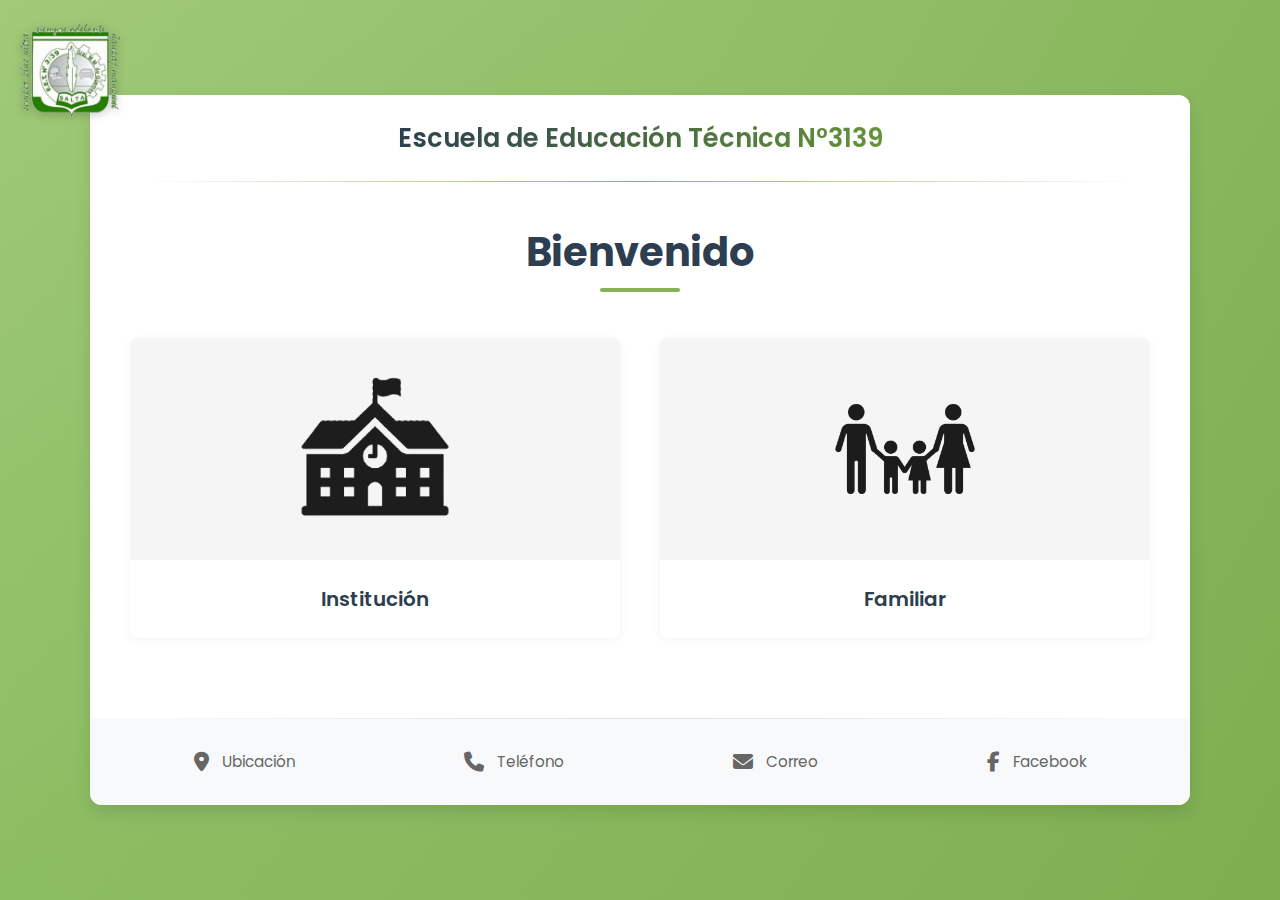
<file: index.html>
<!DOCTYPE html>
<html lang="es">
<head>
  <meta charset="UTF-8">
  <meta name="viewport" content="width=device-width, initial-scale=1.0">
  <title>Tecnica 3</title>
  <link rel="icon" type="image/x-icon" href="static/img/logotec.ico">
  <link rel="stylesheet" href="static/css/style.css">
  <link rel="stylesheet" href="https://cdnjs.cloudflare.com/ajax/libs/font-awesome/6.4.0/css/all.min.css">
  <meta name="description" content="Escuela de Educación Técnica N°3139 - Portal de ingreso">
</head>
<body>
  <div class="body-corner-logo">
    <img src="static/img/logotec.webp" alt="Logo colegio">
  </div>
  <div class="container">
    
    <header class="header">
      <div class="header-content">
        <div class="logo-title">
          <h1 class="logo">Escuela de Educación Técnica N°3139</h1>
        </div>
      </div>
    </header>

    <main class="main-content">
      <h2 class="welcome-title">Bienvenido</h2>
      
      <div class="cards-container">
        
        <div class="card">
            <a href="templates/login_institucional.html">
              <div class="card-image">
                <img src="static/img/Coles.webp" alt="Institución">
              </div>
            
              <div class="card-footer">
                <h3 class="card-title">Institución</h3>
              </div>
            </a>
        </div>

        <div class="card">
            <a href="templates/login_familiar.html">
              <div class="card-image">
                <img src="static/img/familia.webp" alt="Familiar">
              </div>
            
              <div class="card-footer">
                <h3 class="card-title">Familiar</h3>
              </div>
            </a>
        </div>
      </div>
    </main>

    <footer class="footer">
      <div class="footer-icons">
        <div class="icon-item">
          <i class="fas fa-map-marker-alt"></i>
          <span>Ubicación</span>
        </div>
        <div class="icon-item">
          <i class="fas fa-phone"></i>
          <span>Teléfono</span>
        </div>
        <div class="icon-item">
          <i class="fas fa-envelope"></i>
          <span>Correo</span>
        </div>
        <div class="icon-item">
            <i class="fab fa-facebook-f"></i>
            <span>Facebook</span>
        </div>
      </div>
    </footer>
  </div>
</body>
</html>
</file>
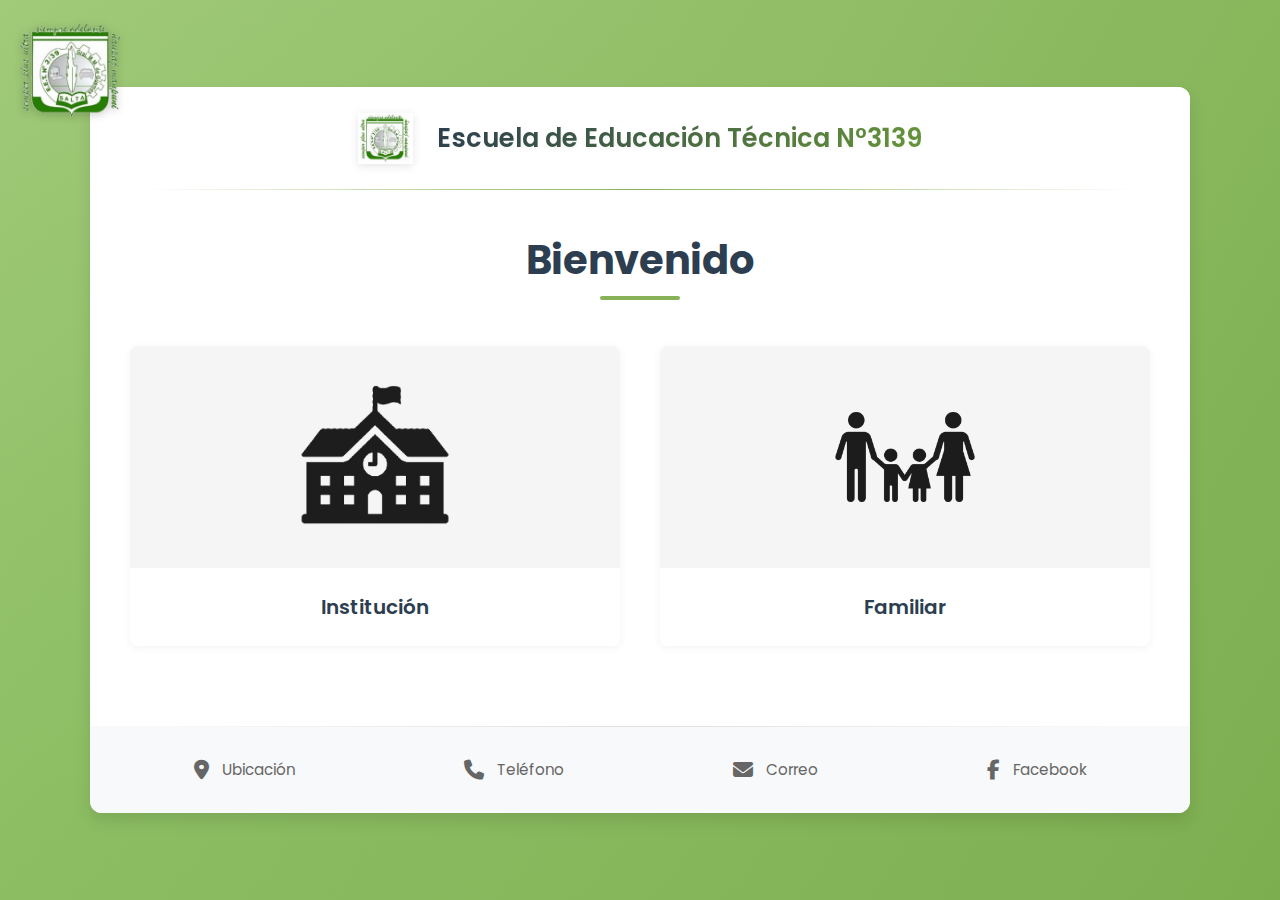
<file: templates/index.html>
<!DOCTYPE html>
<html lang="es">
<head>
  <meta charset="UTF-8">
  <meta name="viewport" content="width=device-width, initial-scale=1.0">
  <title>Tecnica 3</title>
  <link rel="icon" type="image/x-icon" href="/static/img/logotec.ico">
  <link rel="stylesheet" href="/static/css/style.css">
  <link rel="stylesheet" href="https://cdnjs.cloudflare.com/ajax/libs/font-awesome/6.4.0/css/all.min.css">
  <meta name="description" content="Escuela de Educación Técnica N°3139 - Portal de ingreso">
</head>
<body>
  <div class="body-corner-logo">
    <img src="/static/img/logotec.webp" alt="Logo colegio">
  </div>
  <div class="container">
    
    <header class="header">
      <div class="header-content">
        <div class="logo-title">
          <img src="/static/img/LogoEscuela.webp" alt="Logo Escuela" class="school-logo">
          <h1 class="logo">Escuela de Educación Técnica N°3139</h1>
        </div>
      </div>
    </header>

    <main class="main-content">
      <h2 class="welcome-title">Bienvenido</h2>
      
      <div class="cards-container">
        
        <div class="card">
            <a href="/templates/login_institucional.html">
              <div class="card-image">
                <img src="/static/img/Coles.webp" alt="Institución">
              </div>
            
              <div class="card-footer">
                <h3 class="card-title">Institución</h3>
              </div>
            </a>
        </div>

        <div class="card">
            <a href="/templates/login_familiar.html">
              <div class="card-image">
                <img src="/static/img/familia.webp" alt="Familiar">
              </div>
            
              <div class="card-footer">
                <h3 class="card-title">Familiar</h3>
              </div>
            </a>
        </div>
      </div>
    </main>

    <footer class="footer">
      <div class="footer-icons">
        <div class="icon-item">
          <i class="fas fa-map-marker-alt"></i>
          <span>Ubicación</span>
        </div>
        <div class="icon-item">
          <i class="fas fa-phone"></i>
          <span>Teléfono</span>
        </div>
        <div class="icon-item">
          <i class="fas fa-envelope"></i>
          <span>Correo</span>
        </div>
        <div class="icon-item">
            <i class="fab fa-facebook-f"></i>
            <span>Facebook</span>
        </div>
      </div>
    </footer>
  </div>
</body>
</html>
</file>
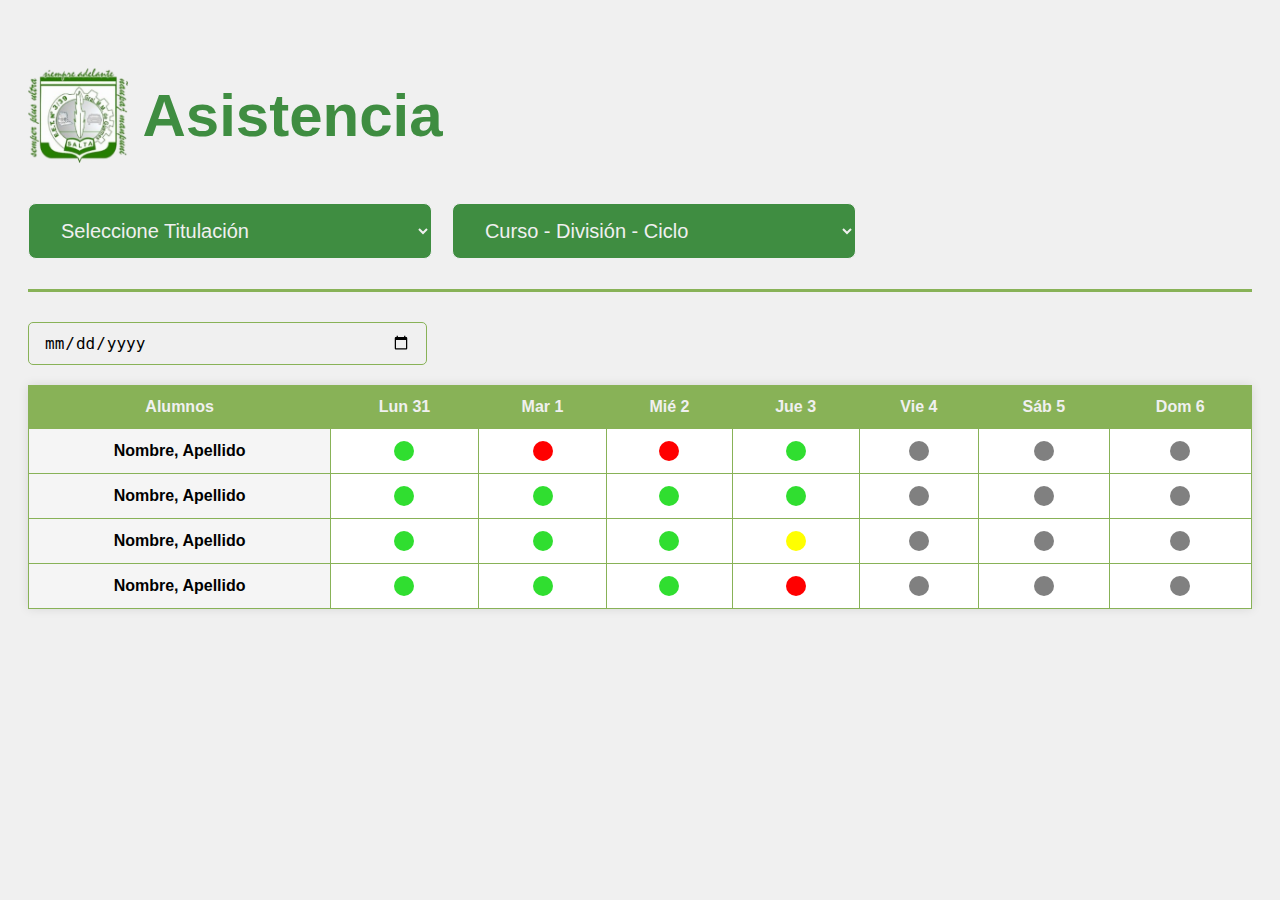
<file: templates/AsistenciaLista.html>
<!DOCTYPE html>
<html lang="es">
<head>
    <meta charset="UTF-8">
    <meta name="viewport" content="width=device-width, initial-scale=1.0">
    <title>Asistencia</title>
    <link rel="stylesheet" href="https://cdnjs.cloudflare.com/ajax/libs/font-awesome/6.4.0/css/all.min.css">
    <link rel="stylesheet" href="/static/css/AsistenciaLista.css">



</head>
<body>

    <h1><img src="/static/img/logotec.webp" alt="icono" class="logo-Tec3"> Asistencia</h1>

    <div class="formulario">

        <select id="titulacion">
            <option value="" disabled selected> Seleccione Titulación</option>
            <option value="titulacion1">Titulación 1</option>
            <option value="titulacion2">Titulación 2</option>
        </select>

        <select id="curso">
            <option value="" disabled selected>Curso - División - Ciclo</option>
            <option value="curso1">Curso 1</option>
            <option value="curso2">Curso 2</option>
        </select>
    </div>

    <hr class="separador">

        <div class="fecha-container">
            <input type="date" id="fecha">
        </div>
    

    <table>
        <thead>
            <tr>
                <th>Alumnos</th>
                <th>Lun 31</th>
                <th>Mar 1</th>
                <th>Mié 2</th>
                <th>Jue 3</th>
                <th>Vie 4</th>
                <th>Sáb 5</th>
                <th>Dom 6</th>
            </tr>
        </thead>
        <tbody>
            <tr>
                <td>Nombre, Apellido</td>
                <td><div class="circulo green"></div></td>
                <td><div class="circulo red"></div></td>
                <td><div class="circulo red"></div></td>
                <td><div class="circulo green"></div></td>
                <td><div class="circulo gray"></div></td>
                <td><div class="circulo gray"></div></td>
                <td><div class="circulo gray"></div></td>
            </tr>
            <tr>
                <td>Nombre, Apellido</td>
                <td><div class="circulo green"></div></td>
                <td><div class="circulo green"></div></td>
                <td><div class="circulo green"></div></td>
                <td><div class="circulo green"></div></td>
                <td><div class="circulo gray"></div></td>
                <td><div class="circulo gray"></div></td>
                <td><div class="circulo gray"></div></td>
            </tr>
            <tr>
                <td>Nombre, Apellido</td>
                <td><div class="circulo green"></div></td>
                <td><div class="circulo green"></div></td>
                <td><div class="circulo green"></div></td>
                <td><div class="circulo yellow"></div></td>
                <td><div class="circulo gray"></div></td>
                <td><div class="circulo gray"></div></td>
                <td><div class="circulo gray"></div></td>
            </tr>
            <tr>
                <td>Nombre, Apellido</td>
                <td><div class="circulo green"></div></td>
                <td><div class="circulo green"></div></td>
                <td><div class="circulo green"></div></td>
                <td><div class="circulo red"></div></td>
                <td><div class="circulo gray"></div></td>
                <td><div class="circulo gray"></div></td>
                <td><div class="circulo gray"></div></td>
            </tr>
        </tbody>
    </table>

</body>
</html>
</file>
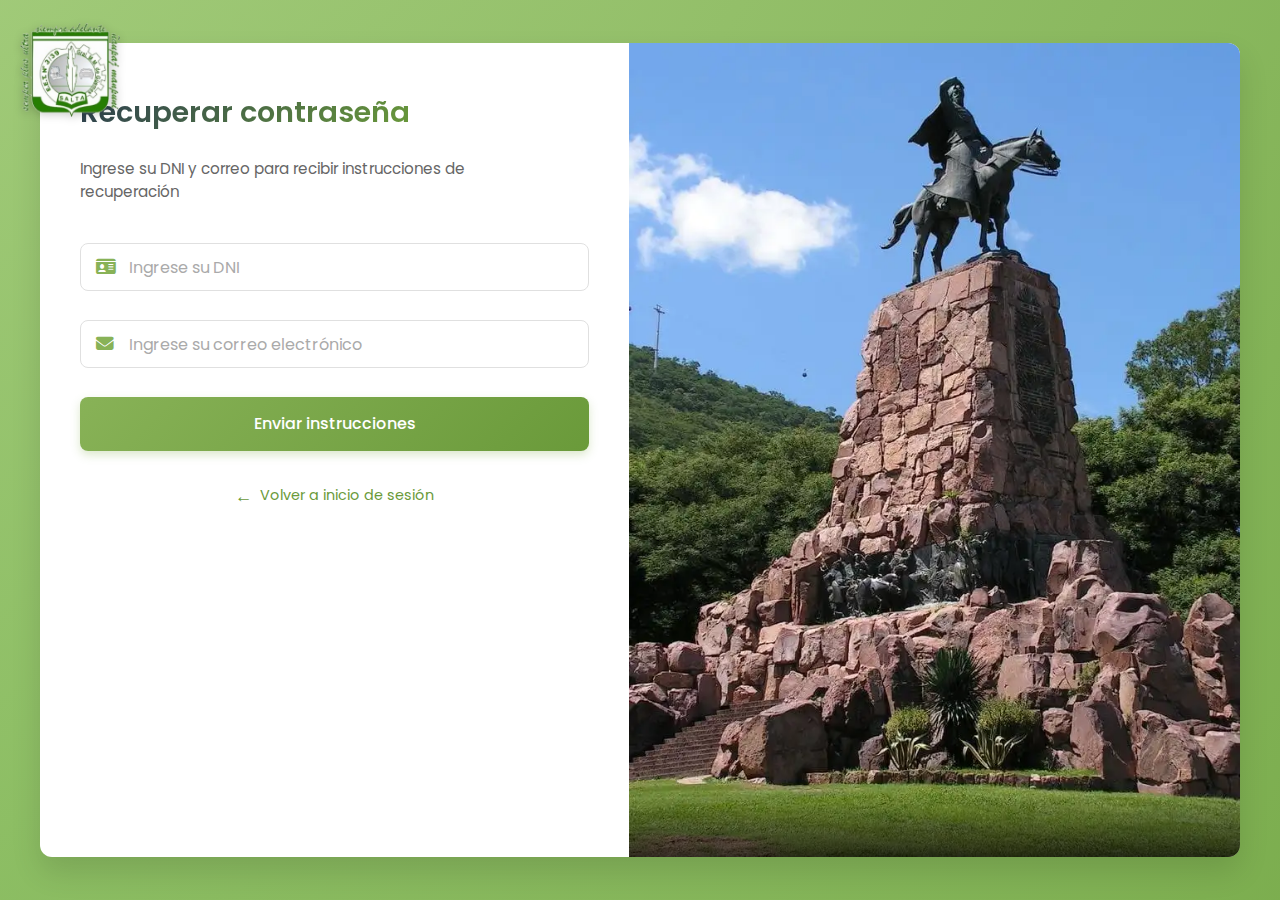
<file: templates/contraseña_olvidada.html>
<!DOCTYPE html>
<html lang="es">
<head>
  <meta charset="UTF-8">
  <meta name="viewport" content="width=device-width, initial-scale=1.0">
  <title>Recuperar Contraseña</title>
  <link rel="icon" type="image/x-icon" href="/static/img/logotec.ico">
  <link rel="stylesheet" href="/static/css/login.css">
  <link rel="stylesheet" href="https://cdnjs.cloudflare.com/ajax/libs/font-awesome/6.4.0/css/all.min.css">
  <meta name="description" content="Recuperación de contraseña - Escuela de Educación Técnica N°3139">
</head>
<body>
  <div class="body-corner-logo">
    <img src="/static/img/logotec.webp" alt="Logo colegio">
  </div>
  <div class="page-container">
    <div class="mobile-text-container">
    </div>

    <div class="login-panel">
      <div class="header-container">
        <div class="logo-container">
          <div class="logo">
            <img src="/static/img/logotec.webp" alt="Logo colegio">
          </div>
          <h1 class="title">Recuperar contraseña</h1>
        </div>

        <p class="subtitle">
          Ingrese su DNI y correo para recibir instrucciones de recuperación
        </p>
      </div>

      <div class="form-container">
        <form>
          <div class="form-group">
            <span class="input-icon">
              <i class="fa-solid fa-id-card" style="color: #88B257;"></i>
            </span>
            <input type="text" id="dni" class="form-input with-icon" placeholder="Ingrese su DNI" required>
          </div>

          <div class="form-group">
            <span class="input-icon">
              <i class="fa-solid fa-envelope" style="color: #88B257;"></i>
            </span>
            <input type="email" id="email" class="form-input with-icon" placeholder="Ingrese su correo electrónico" required>
          </div>

          <button type="button" class="btn btn-primary">Enviar instrucciones</button>

          <div class="forgot-password back-to-login">
            <a href="/index.html">Volver a inicio de sesión</a>
          </div>
        </form>
      </div>
    </div>

    <div class="image-panel">
      <div class="image-container">
        <img 
          src="/static/img/Güemes.webp"
          alt="Monumento histórico" 
          class="full-image">
        
        <div class="text-container">
        </div>
      </div>
    </div>
  </div>

  <script src="/static/js/validation.js"></script>
</body>
</html>
</file>
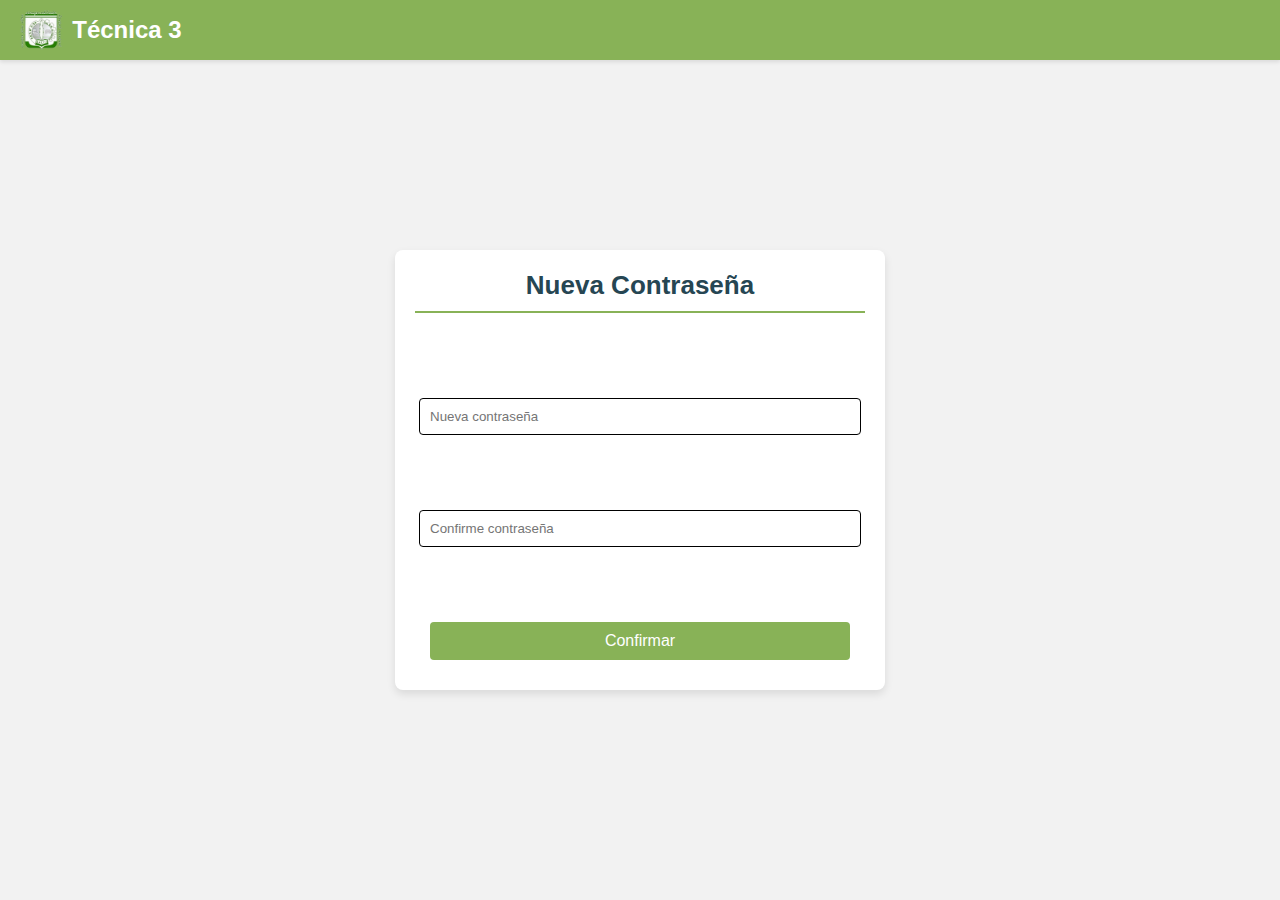
<file: templates/crear_nuevaContraseña.html>
<!DOCTYPE html>
<html lang="es">
<head>
    <meta charset="UTF-8">
    <meta name="viewport" content="width=device-width, initial-scale=1.0">
    <title>Cambiar Contraseña</title>
    <link rel="stylesheet" href="/static/css/nueva_contraseña.css">
</head>
<body>
    <header>
        <img src="/static/img/logotec.webp" alt="Logo Técnica 3">
        <h1>Técnica 3</h1>
    </header>
    <div class="container">
        <div class="form-box">
            <h2>Nueva Contraseña</h2>
            <div>
                <input type="password" id="new-password" placeholder="Nueva contraseña">
            </div>
            <div>
                <input type="password" id="confirm-password" placeholder="Confirme contraseña">
            </div>
            <button onclick="validatePasswords()">Confirmar</button>
        </div>
    </div>
    <script src="/static/js/nueva_contraseña.js"></script>
</body>
</html>
</file>
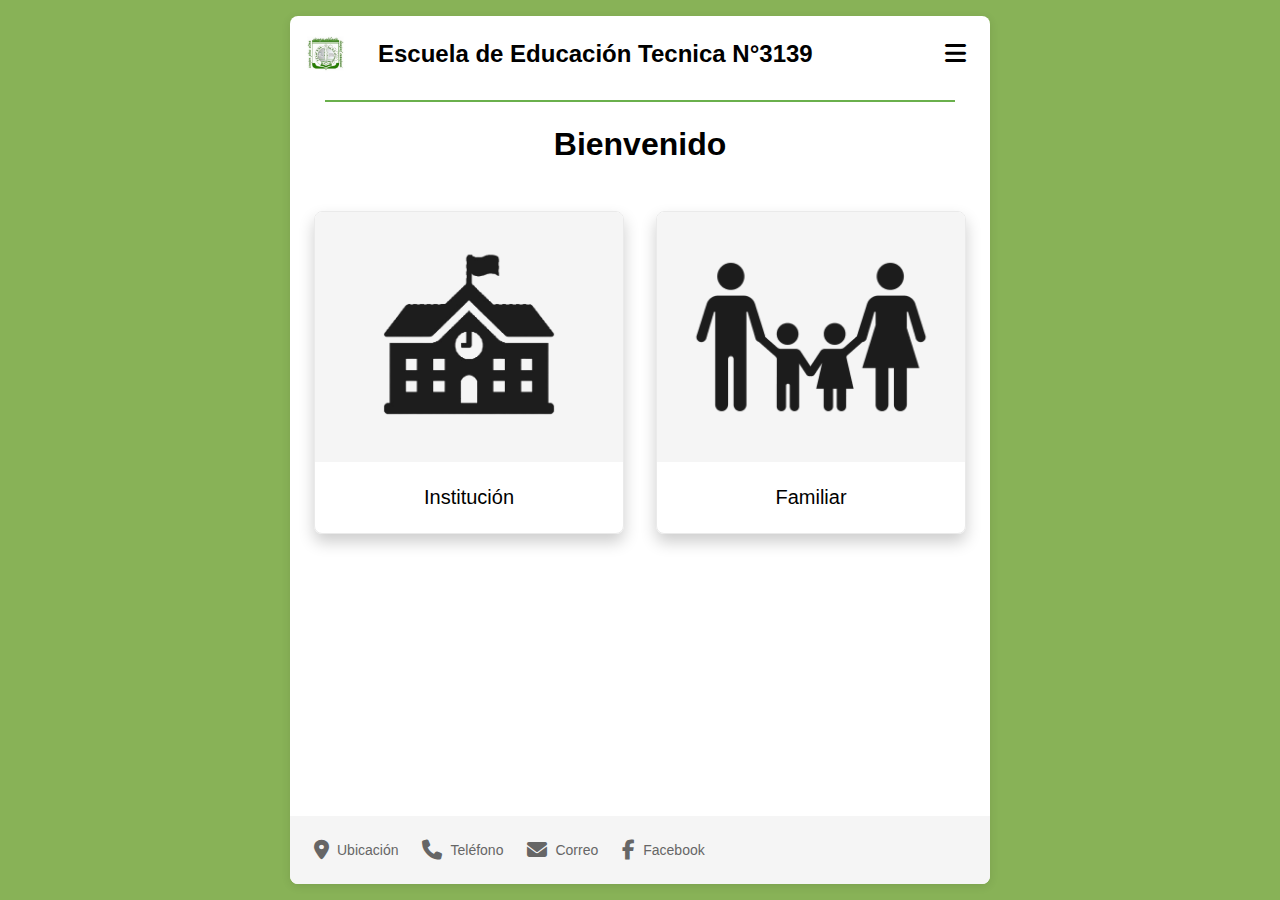
<file: templates/familia_institucion.html>
<!DOCTYPE html>
<html lang="es">
<head>
  <meta charset="UTF-8">
  <meta name="viewport" content="width=device-width, initial-scale=1.0">
  <title>Tecnica 3</title>
  <link rel="icon" type="image/x-icon" href="../imagenes/LogoTec.ico">
  <link rel="stylesheet" href="/static/css/familia_ins.css">
  <link rel="stylesheet" href="https://cdnjs.cloudflare.com/ajax/libs/font-awesome/6.4.0/css/all.min.css">
</head>
<body>
  <div class="container">
    
<header class="header">
  <div class="header-content">
    <div class="logo-title">
      <img src="/static/img/LogoEscuela.webp" alt="Logo Escuela" class="school-logo">
      <h1 class="logo">Escuela de Educación Tecnica N°3139</h1>
    </div>
    <button class="menu-button">
      <i class="fas fa-bars"></i>
      <span class="sr-only">Menú</span>
    </button>
  </div>
  <div class="green-line"></div>
</header>

    <main class="main-content">
      <h2 class="welcome-title">Bienvenido</h2>
      
      <div class="cards-container">
        <div class="card">
          <div class="card-image">
            <img src="/static/img/Coles.webp" alt="Institución">
          </div>
          <div class="card-footer">
            <h3 class="card-title">Institución</h3>
          </div>
        </div>

        <div class="card">
          <div class="card-image">
            <img src="/static/img/familia.webp" alt="Familiar">
          </div>
          <div class="card-footer">
            <h3 class="card-title">Familiar</h3>
          </div>
        </div>
      </div>
    </main>

    <footer class="footer">
      <div class="footer-icons">
        <div class="icon-item">
          <i class="fas fa-map-marker-alt"></i>
          <span>Ubicación</span>
        </div>
        <div class="icon-item">
          <i class="fas fa-phone"></i>
          <span>Teléfono</span>
        </div>
        <div class="icon-item">
          <i class="fas fa-envelope"></i>
          <span>Correo</span>
        </div>
        <div class="icon-item">
          <i class="fab fa-facebook-f"></i>
          <span>Facebook</span>
        </div>
      </div>
    </footer>
  </div>
</body>
</html>
</file>
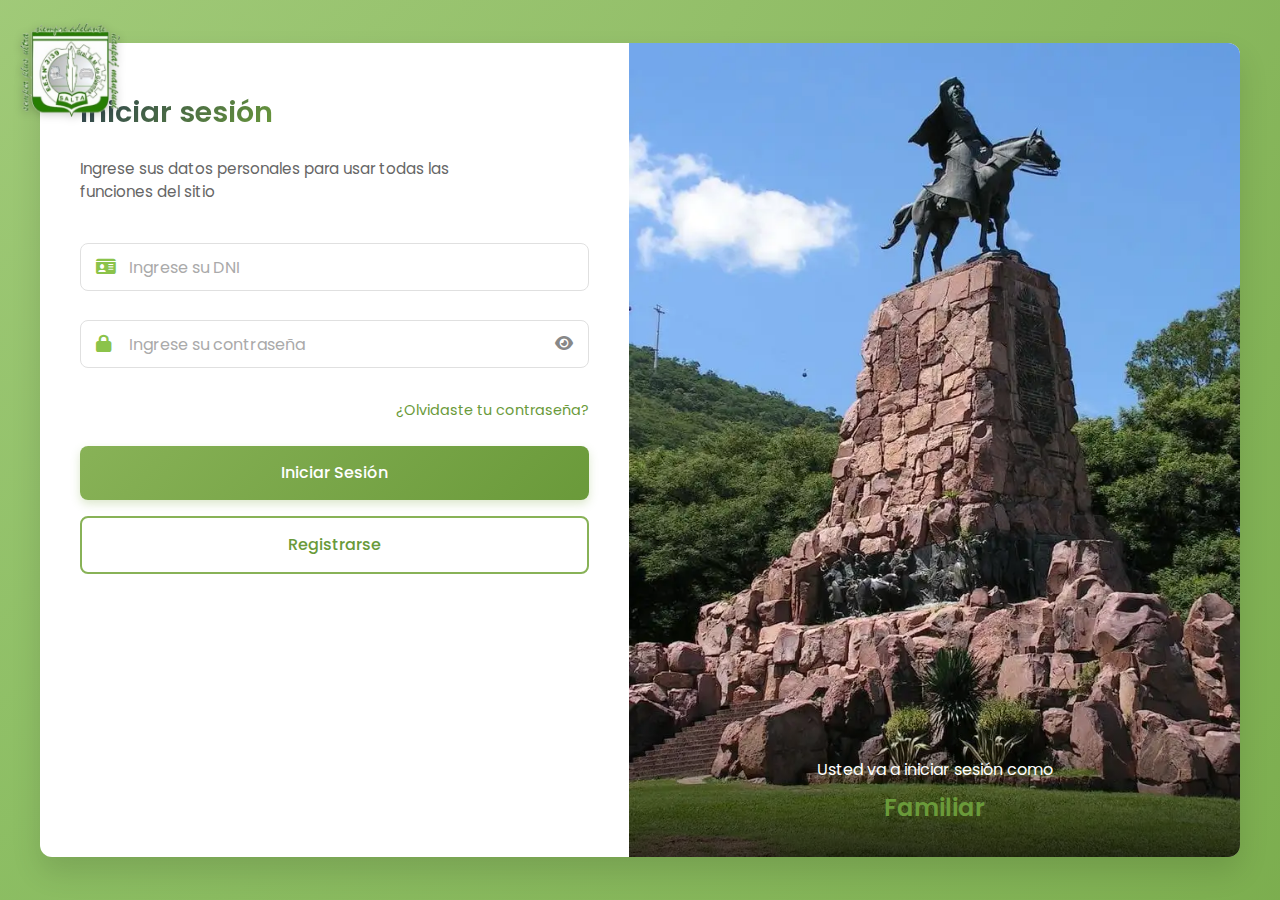
<file: templates/login_familiar.html>
<!DOCTYPE html>
<html lang="es">
<head>
  <meta charset="UTF-8">
  <meta name="viewport" content="width=device-width, initial-scale=1.0">
  <title>Inicio de Sesión - Familiar</title>
  <link rel="icon" type="image/x-icon" href="../static/img/logotec.ico">
  <link rel="stylesheet" href="../static/css/login.css">
  <link rel="stylesheet" href="https://cdnjs.cloudflare.com/ajax/libs/font-awesome/6.4.0/css/all.min.css">
  <meta name="description" content="Inicio de sesión para familiares - Escuela de Educación Técnica N°3139">
</head>
<body>
  <div class="body-corner-logo">
    <img src="../static/img/logotec.webp" alt="Logo colegio">
  </div>
  <div class="page-container">
    <div class="mobile-text-container">
      <p class="login-info">Usted va a iniciar sesión como</p>
      <h2 class="login-role">Familiar</h2>
    </div>

    <div class="login-panel">
      <div class="header-container">
        <div class="logo-container">
          <div class="logo">
            <img src="../static/img/logotec.webp" alt="Logo colegio">
          </div>
          <h1 class="title">Iniciar sesión</h1>
        </div>

        <p class="subtitle">
          Ingrese sus datos personales para usar todas las funciones del sitio
        </p>
      </div>

      <div class="form-container">
        <form>
          <div class="form-group">
            <span class="input-icon">
              <i class="fa-solid fa-id-card" style="color: #8bc34a;"></i>
            </span>
            <input type="text" id="dni" class="form-input with-icon" placeholder="Ingrese su DNI">
          </div>

          <div class="form-group password-container">
            <span class="input-icon">
              <i class="fa-solid fa-lock" style="color: #8bc34a;"></i>
            </span>
            <input type="password" id="password" class="form-input with-icon" placeholder="Ingrese su contraseña">
            <button type="button" id="togglePassword" class="toggle-password">
              <i class="fa-solid fa-eye"></i>
            </button>
          </div>

          <div class="forgot-password">
            <a href="/templates/contraseña_olvidada.html">¿Olvidaste tu contraseña?</a>
          </div>

          <button type="button" class="btn btn-primary">Iniciar Sesión</button>

          <a href="/templates/registro_familiar.html"><button type="button" class="btn btn-secondary">Registrarse</button></a>
        </form>
      </div>
    </div>

    <div class="image-panel">
      <div class="image-container">
        <img 
          src="/static/img/Güemes.webp"
          alt="Monumento histórico" 
          class="full-image">
        
        <div class="text-container">
          <p class="login-info">Usted va a iniciar sesión como</p>
          <h2 class="login-role">Familiar</h2>
        </div>
      </div>
    </div>
  </div>

  <script src="/static/js/forms.js"></script>
</body>
</html>
</file>
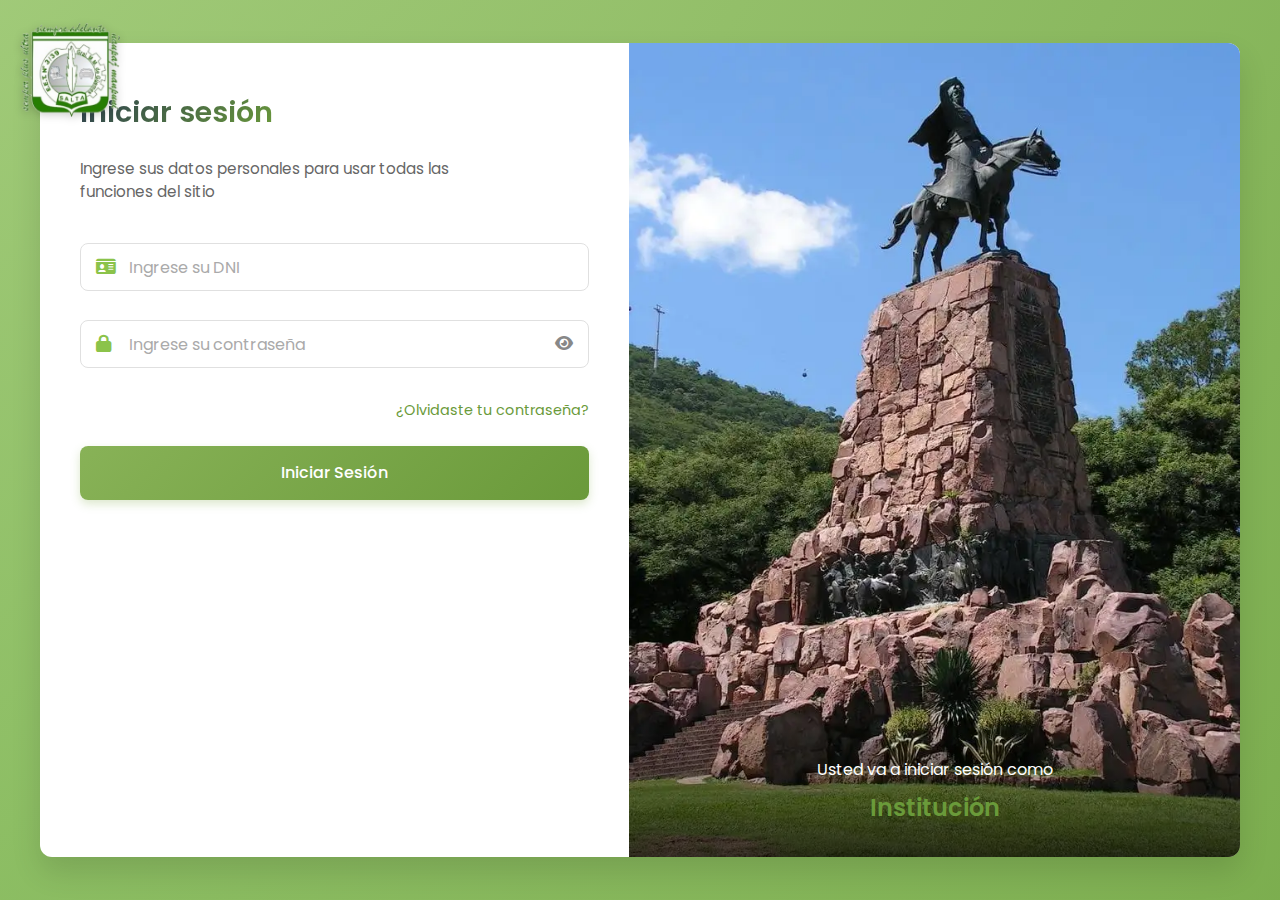
<file: templates/login_institucional.html>
<!DOCTYPE html>
<html lang="es">
<head>
  <meta charset="UTF-8">
  <meta name="viewport" content="width=device-width, initial-scale=1.0">
  <title>Inicio de Sesión - Institución</title>
  <link rel="icon" type="image/x-icon" href="../static/img/logotec.ico">
  <link rel="stylesheet" href="../static/css/login.css">
  <link rel="stylesheet" href="https://cdnjs.cloudflare.com/ajax/libs/font-awesome/6.4.0/css/all.min.css">
  <meta name="description" content="Inicio de sesión para instituciones - Escuela de Educación Técnica N°3139">
</head>
<body>
  <div class="body-corner-logo">
    <img src="../static/img/logotec.webp" alt="Logo colegio">
  </div>
  <div class="page-container">
    <div class="mobile-text-container">
      <p class="login-info">Usted va a iniciar sesión como</p>
      <h2 class="login-role">Institución</h2>
    </div>

    <div class="login-panel">
      <div class="header-container">
        <div class="logo-container">
          <div class="logo">
            <img src="../static/img/logotec.webp" alt="Logo colegio">
          </div>
          <h1 class="title">Iniciar sesión</h1>
        </div>

        <p class="subtitle">
          Ingrese sus datos personales para usar todas las funciones del sitio
        </p>
      </div>

      <div class="form-container">
        <form method="POST" action="/login_institucional">
          <div class="form-group">
            <span class="input-icon">
              <i class="fa-solid fa-id-card" style="color: #8bc34a;"></i>
            </span>
            <input type="text" id="dni" name="dni" class="form-input with-icon" placeholder="Ingrese su DNI" required>
          </div>
        
          <div class="form-group password-container">
            <span class="input-icon">
              <i class="fa-solid fa-lock" style="color: #8bc34a;"></i>
            </span>
            <input type="password" id="password" name="password" class="form-input with-icon" placeholder="Ingrese su contraseña" required>
            <button type="button" id="togglePassword" class="toggle-password">
              <i class="fa-solid fa-eye"></i>
            </button>
          </div>
        
          <div class="forgot-password">
            <a href="/templates/contraseña_olvidada.html">¿Olvidaste tu contraseña?</a>
          </div>
        
          <button type="submit" class="btn btn-primary">Iniciar Sesión</button>
        
        </form>
      </div>
    </div>

    <div class="image-panel">
      <div class="image-container">
        <img 
          src="/static/img/Güemes.webp"
          alt="Monumento histórico" 
          class="full-image">
        
        <div class="text-container">
          <p class="login-info">Usted va a iniciar sesión como</p>
          <h2 class="login-role">Institución</h2>
        </div>
      </div>
    </div>
  </div>

  <script src="/static/js/forms.js"></script>
</body>
</html>
</file>
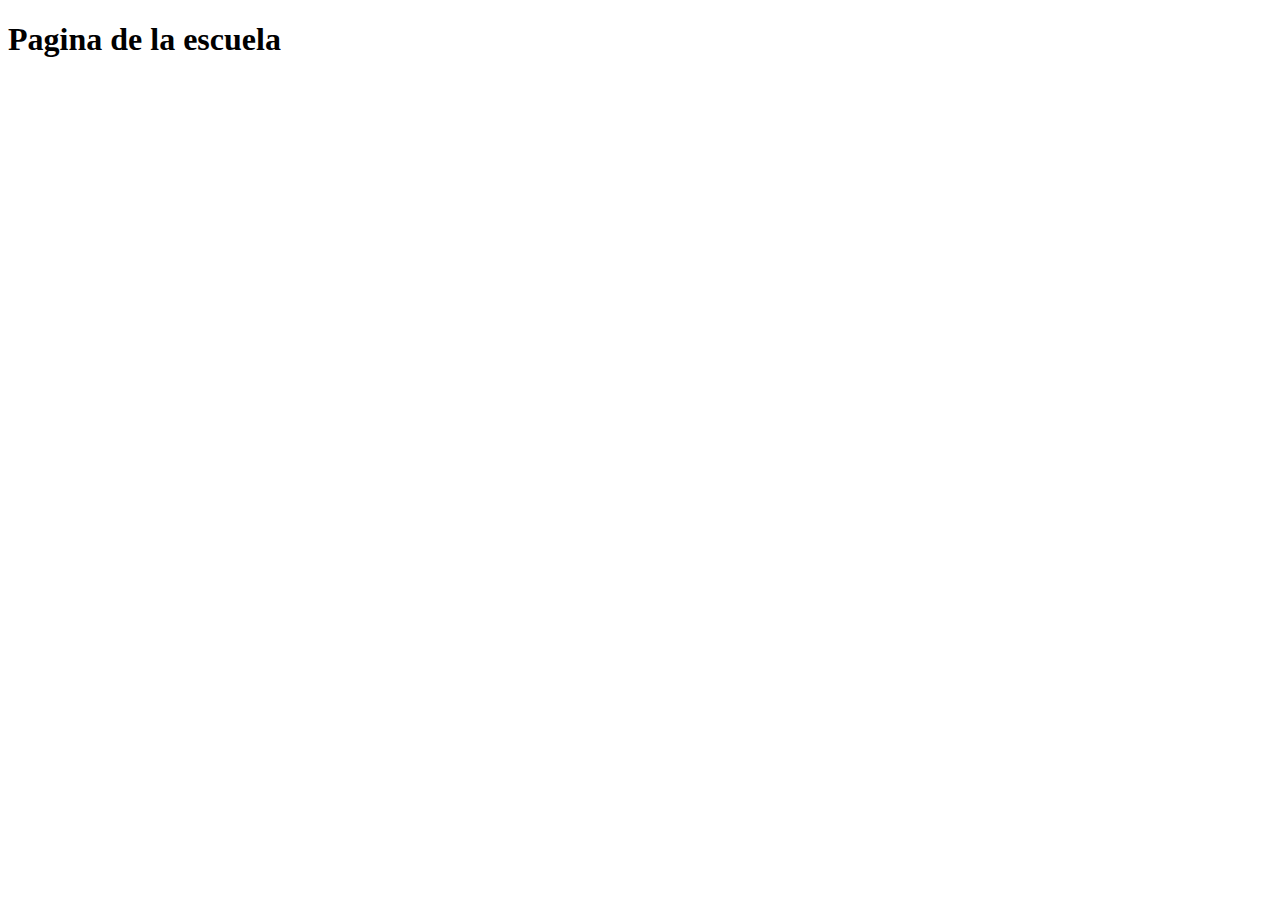
<file: templates/pagina_escolar.html>
<!DOCTYPE html>
<html lang="en">
<head>
    <meta charset="UTF-8">
    <meta name="viewport" content="width=device-width, initial-scale=1.0">
    <title>Document</title>
</head>
<body>
    <h1>Pagina de la escuela</h1>
</body>
</html>
</file>
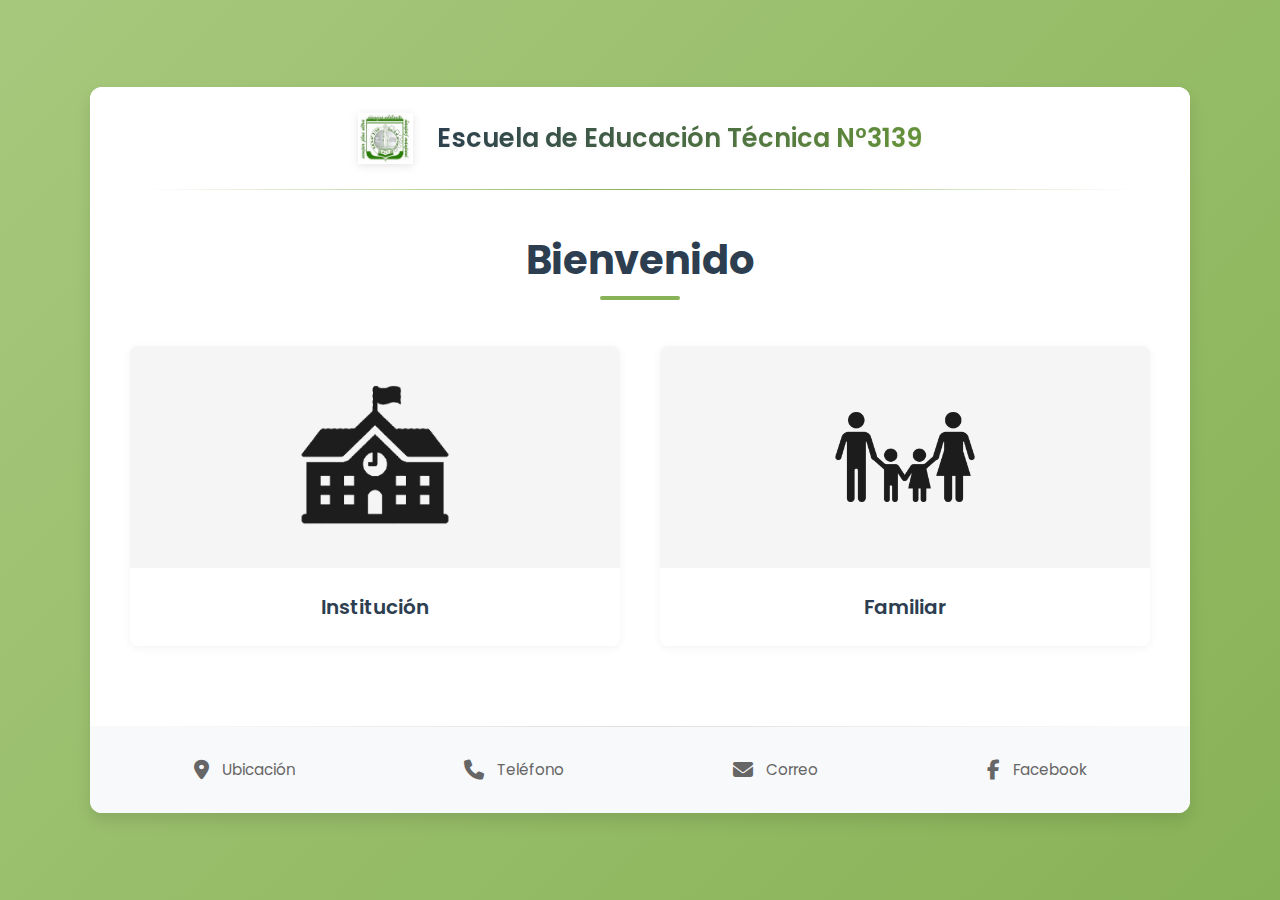
<file: templates/pagina_principal.html>
<!DOCTYPE html>
<html lang="es">
<head>
  <meta charset="UTF-8">
  <meta name="viewport" content="width=device-width, initial-scale=1.0">
  <title>Tecnica 3</title>
  <link rel="icon" type="image/x-icon" href="/static/img/logotec.ico">
  <link rel="stylesheet" href="/static/css/modern_style.css">
  <link rel="stylesheet" href="https://cdnjs.cloudflare.com/ajax/libs/font-awesome/6.4.0/css/all.min.css">
  <meta name="description" content="Escuela de Educación Técnica N°3139 - Portal de ingreso">
</head>
<body>
  <div class="container">
    
    <header class="header">
      <div class="header-content">
        <div class="logo-title">
          <img src="/static/img/LogoEscuela.webp" alt="Logo Escuela" class="school-logo">
          <h1 class="logo">Escuela de Educación Técnica N°3139</h1>
        </div>
      </div>
    </header>

    <main class="main-content">
      <h2 class="welcome-title">Bienvenido</h2>
      
      <div class="cards-container">
        
        <div class="card">
            <a href="/templates/login_institucional.html">
              <div class="card-image">
                <img src="/static/img/Coles.webp" alt="Institución">
              </div>
            
              <div class="card-footer">
                <h3 class="card-title">Institución</h3>
              </div>
            </a>
        </div>

        <div class="card">
            <a href="/templates/login_familiar.html">
              <div class="card-image">
                <img src="/static/img/familia.webp" alt="Familiar">
              </div>
            
              <div class="card-footer">
                <h3 class="card-title">Familiar</h3>
              </div>
            </a>
        </div>
      </div>
    </main>

    <footer class="footer">
      <div class="footer-icons">
        <div class="icon-item">
          <i class="fas fa-map-marker-alt"></i>
          <span>Ubicación</span>
        </div>
        <div class="icon-item">
          <i class="fas fa-phone"></i>
          <span>Teléfono</span>
        </div>
        <div class="icon-item">
          <i class="fas fa-envelope"></i>
          <span>Correo</span>
        </div>
        <div class="icon-item">
            <i class="fab fa-facebook-f"></i>
            <span>Facebook</span>
        </div>
      </div>
    </footer>
  </div>
</body>
</html>
</file>
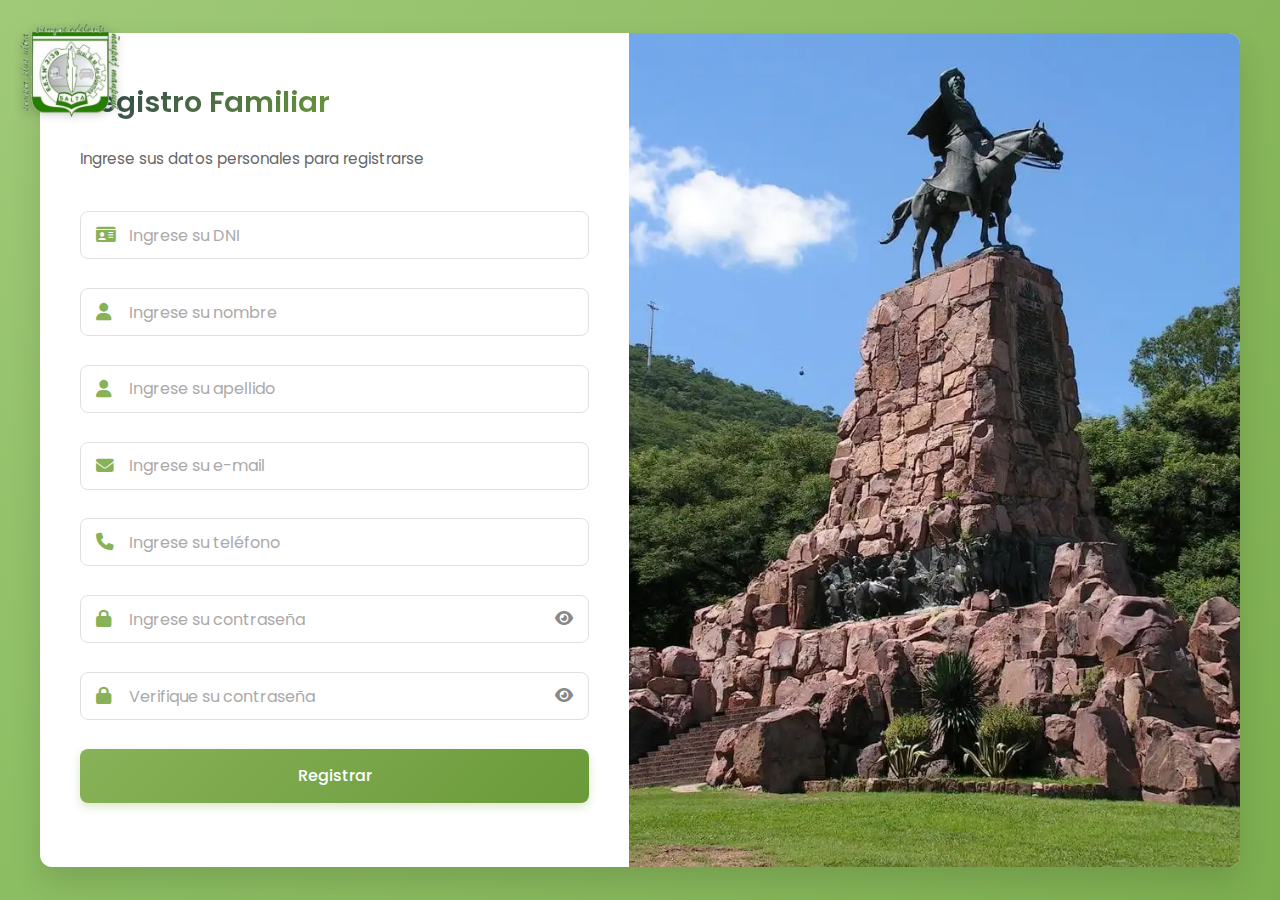
<file: templates/registro_familiar.html>
<!DOCTYPE html>
<html lang="es">
<head>
  <meta charset="UTF-8">
  <meta name="viewport" content="width=device-width, initial-scale=1.0">
  <title>Registro del Familiar</title>
  <link rel="icon" type="image/x-icon" href="../static/img/logotec.ico">
  <link rel="stylesheet" href="../static/css/login.css">
  <link rel="stylesheet" href="https://cdnjs.cloudflare.com/ajax/libs/font-awesome/6.4.0/css/all.min.css">
  <meta name="description" content="Registro de familiares - Escuela de Educación Técnica N°3139">
</head>
<body>
  <div class="body-corner-logo">
    <img src="../static/img/logotec.webp" alt="Logo colegio">
  </div>
  <div class="page-container">
    <div class="login-panel">
      <div class="header-container">
        <div class="logo-container">
          <div class="logo">
            <img src="../static/img/logotec.webp" alt="Logo colegio">
          </div>
          <h1 class="title">Registro Familiar</h1>
        </div>
        <p class="subtitle">Ingrese sus datos personales para registrarse</p>
      </div>

      <div class="form-container">
        <form>
          <div class="form-group">
            <span class="input-icon">
              <i class="fa-solid fa-id-card" style="color: #88B257;"></i>
            </span>
            <input type="text" name="dni" class="form-input with-icon" placeholder="Ingrese su DNI" required>
          </div>

          <div class="form-group">
            <span class="input-icon">
              <i class="fa-solid fa-user" style="color: #88B257;"></i>
            </span>
            <input type="text" name="nombre" class="form-input with-icon" placeholder="Ingrese su nombre" required>
          </div>

          <div class="form-group">
            <span class="input-icon">
              <i class="fa-solid fa-user" style="color: #88B257;"></i>
            </span>
            <input type="text" name="apellido" class="form-input with-icon" placeholder="Ingrese su apellido" required>
          </div>

          <div class="form-group">
            <span class="input-icon">
              <i class="fa-solid fa-envelope" style="color: #88B257;"></i>
            </span>
            <input type="email" name="email" class="form-input with-icon" placeholder="Ingrese su e-mail" required>
          </div>

          <div class="form-group">
            <span class="input-icon">
              <i class="fa-solid fa-phone" style="color: #88B257;"></i>
            </span>
            <input type="tel" name="telefono" class="form-input with-icon" placeholder="Ingrese su teléfono" required>
          </div>

          <div class="form-group password-container">
            <span class="input-icon">
              <i class="fa-solid fa-lock" style="color: #88B257;"></i>
            </span>
            <input type="password" name="password" class="form-input with-icon" placeholder="Ingrese su contraseña" required>
            <button type="button" class="toggle-password">
              <i class="fa-solid fa-eye"></i>
            </button>
          </div>

          <div class="form-group password-container">
            <span class="input-icon">
              <i class="fa-solid fa-lock" style="color: #88B257;"></i>
            </span>
            <input type="password" name="verify_password" class="form-input with-icon" placeholder="Verifique su contraseña" required>
            <button type="button" class="toggle-password">
              <i class="fa-solid fa-eye"></i>
            </button>
          </div>

          <button type="submit" class="btn btn-primary">Registrar</button>
        </form>
      </div>
    </div>

    <div class="image-panel">
      <div class="image-container">
        <img src="/static/img/Güemes.webp" alt="Monumento histórico" class="full-image">
      </div>
    </div>
  </div>

  <script src="/static/js/forms.js"></script>
</body>
</html>
</file>
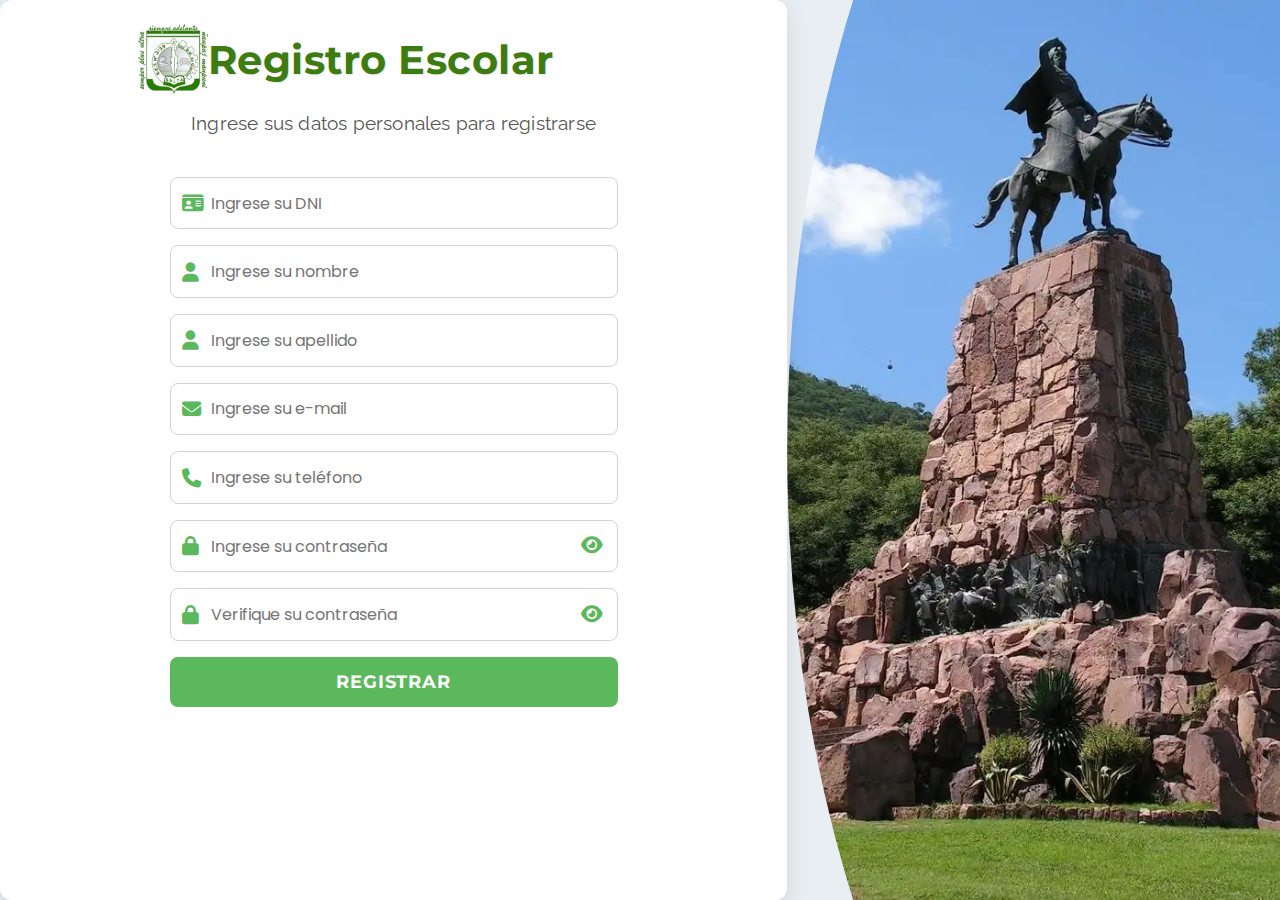
<file: templates/registro_institucion.html>
<!DOCTYPE html>
<html lang="es">
<head>
  <meta charset="UTF-8">
  <meta name="viewport" content="width=device-width, initial-scale=1.0">
  <title>Registro del Colegio </title>
  <link rel="icon" type="image/x-icon" href="/static/img/logotec.ico">
  <link rel="stylesheet" href="/static/css/fonts.css">
  <link rel="stylesheet" href="/static/css/styles.css">
  <link rel="stylesheet" href="https://cdnjs.cloudflare.com/ajax/libs/font-awesome/6.4.0/css/all.min.css">
</head>
<body>
  <div class="page-container">
    <div class="login-panel">
      <div class="header-container">
        <div class="logo-container">
          <img src="/static/img/logotec.webp" alt="Logo colegio" class="logo">
          <h1 class="title">Registro Escolar</h1>
        </div>
        <p class="subtitle">Ingrese sus datos personales para registrarse</p>
      </div>

      <div class="form-container">
        <form method="POST" action="{{ url_for('registro_institucion') }}"> 
          <div class="form-group">
            <span class="input-icon">
              <i class="fa-solid fa-id-card"></i>
            </span>
            <input type="text" name="dni" class="form-input with-icon" placeholder="Ingrese su DNI" required>
          </div>

          <div class="form-group">
            <span class="input-icon">
              <i class="fa-solid fa-user"></i>
            </span>
            <input type="text" name="nombre" class="form-input with-icon" placeholder="Ingrese su nombre" required>
          </div>

          <div class="form-group">
            <span class="input-icon">
              <i class="fa-solid fa-user"></i>
            </span>
            <input type="text" name="apellido" class="form-input with-icon" placeholder="Ingrese su apellido" required>
          </div>

          <div class="form-group">
            <span class="input-icon">
              <i class="fa-solid fa-envelope"></i>
            </span>
            <input type="email" name="email" class="form-input with-icon" placeholder="Ingrese su e-mail" required>
          </div>

          <div class="form-group">
            <span class="input-icon">
              <i class="fa-solid fa-phone"></i>
            </span>
            <input type="tel" name="telefono" class="form-input with-icon" placeholder="Ingrese su teléfono" required>
          </div>

          <div class="form-group password-container">
            <span class="input-icon">
              <i class="fa-solid fa-lock"></i>
            </span>
            <input type="password" id="password" name="password" class="form-input with-icon" placeholder="Ingrese su contraseña" required>
            <button type="button" class="toggle-password" onclick="togglePassword('password', this)">
              <i class="fa-solid fa-eye"></i>
            </button>
          </div>

          <div class="form-group password-container">
            <span class="input-icon">
              <i class="fa-solid fa-lock"></i>
            </span>
            <input type="password" id="verify_password" name="verify_password" class="form-input with-icon" placeholder="Verifique su contraseña" required>
            <button type="button" class="toggle-password" onclick="togglePassword('verify_password', this)">
              <i class="fa-solid fa-eye"></i>
            </button>
          </div>

          <button type="submit" class="btn btn-primary">Registrar</button>
        </form>
      </div>
    </div>

    <div class="image-panel">
      <div class="image-container">
        <img src="/static/img/Güemes.webp" alt="Monumento histórico" class="full-image">
      </div>
    </div>
  </div>

  <script>
    function togglePassword(fieldId, button) {
      const input = document.getElementById(fieldId);
      const icon = button.querySelector('i');
      if (input.type === 'password') {
        input.type = 'text';
        icon.classList.remove('fa-eye');
        icon.classList.add('fa-eye-slash');
      } else {
        input.type = 'password';
        icon.classList.remove('fa-eye-slash');
        icon.classList.add('fa-eye');
      }
    }

    // Attach event listeners if not already done by inline onclick
    // document.querySelectorAll('.toggle-password').forEach(button => {
    //   button.addEventListener('click', function() {
    //     const inputId = this.previousElementSibling.id; // Or however you associate them
    //     togglePassword(inputId, this);
    //   });
    // });
  </script>
</body>
</html>
</file>
<file: static/css/style.css>
/* Estilos modernos para la página principal */
@import url('https://fonts.googleapis.com/css2?family=Poppins:wght@300;400;500;600;700&display=swap');

:root {
  --primary-color: #88B257;
  --primary-dark: #6a9a3a;
  --primary-light: #a6c87c;
  --secondary-color: #2c3e50;
  --text-color: #333;
  --text-light: #666;
  --background-color: #f8f9fa;
  --card-bg: #ffffff;
  --shadow-sm: 0 2px 10px rgba(0, 0, 0, 0.05);
  --shadow-md: 0 8px 16px rgba(0, 0, 0, 0.1);
  --shadow-lg: 0 15px 30px rgba(0, 0, 0, 0.12);
  --transition: all 0.3s ease;
  --radius: 12px;
  --radius-sm: 8px;
}

* {
  margin: 0;
  padding: 0;
  box-sizing: border-box;
}

body {
  font-family: 'Poppins', sans-serif;
  background: linear-gradient(120deg, rgba(140, 190, 90, 0.8) 0%, rgba(110, 165, 60, 0.9) 50%, rgba(90, 145, 40, 0.95) 100%), 
              radial-gradient(circle at bottom left, rgba(76, 175, 80, 0.4) 0%, rgba(56, 142, 60, 0) 70%);
  background-size: 200% 200%, 100% 100%;
  background-attachment: fixed;
  min-height: 100vh;
  display: flex;
  justify-content: center;
  align-items: center;
  padding: 2rem;
  color: var(--text-color);
  animation: gradientShift 15s ease infinite;
}

@keyframes gradientShift {
  0% { background-position: 0% 50%, 0% 0%; }
  50% { background-position: 100% 50%, 0% 0%; }
  100% { background-position: 0% 50%, 0% 0%; }
}

/* Logo en esquina superior izquierda del body */
.body-corner-logo {
  position: fixed;
  top: 20px;
  left: 20px;
  width: 100px;
  height: 100px;
  z-index: 1000;
  display: none;
}

@media (min-width: 768px) {
  .body-corner-logo {
    display: block;
  }
}

.body-corner-logo img {
  width: 100%;
  height: 100%;
  object-fit: contain;
  filter: drop-shadow(0px 2px 4px rgba(0, 0, 0, 0.2));
}

.container {
  max-width: 1100px;
  width: 100%;
  background-color: var(--card-bg);
  border-radius: var(--radius);
  box-shadow: var(--shadow-md);
  overflow: hidden;
  display: flex;
  flex-direction: column;
  min-height: auto;
  position: relative;
}

.header {
  position: relative;
  padding: 1.5rem;
  background-color: var(--card-bg);
}

.header:after {
  content: '';
  position: absolute;
  bottom: 0;
  left: 5%;
  width: 90%;
  height: 1px;
  background: linear-gradient(90deg, transparent, var(--primary-color), transparent);
}

.header-content {
  display: flex;
  justify-content: center;
  align-items: center;
}

.logo-title {
  display: flex;
  align-items: center;
  gap: 1.5rem;
}

.school-logo {
  width: 55px;
  height: 55px;
  object-fit: contain;
  filter: drop-shadow(0 2px 4px rgba(0, 0, 0, 0.1));
  transition: var(--transition);
}

.logo {
  font-size: 1.6rem;
  font-weight: 600;
  background: linear-gradient(135deg, var(--secondary-color), var(--primary-dark));
  -webkit-background-clip: text;
  background-clip: text;
  -webkit-text-fill-color: transparent;
  text-shadow: 0 2px 5px rgba(0, 0, 0, 0.05);
}

.main-content {
  flex: 1;
  padding: 2.5rem;
}

.welcome-title {
  font-size: 2.5rem;
  font-weight: 700;
  text-align: center;
  margin-bottom: 3.5rem;
  position: relative;
  color: var(--secondary-color);
}

.welcome-title:after {
  content: '';
  position: absolute;
  bottom: -10px;
  left: 50%;
  width: 80px;
  height: 4px;
  background: var(--primary-color);
  border-radius: 10px;
  transform: translateX(-50%);
}

.cards-container {
  display: grid;
  grid-template-columns: repeat(2, 1fr);
  gap: 2.5rem;
  margin-bottom: 2.5rem;
  height: 300px;
}

.card {
  border: none;
  border-radius: var(--radius-sm);
  overflow: hidden;
  box-shadow: var(--shadow-sm);
  transition: var(--transition);
  cursor: pointer;
  position: relative;
  background: var(--card-bg);
  display: flex;
  flex-direction: column;
  height: 100%;
}

.card a {
  text-decoration: none;
  color: inherit;
  display: flex;
  flex-direction: column;
  height: 100%;
}

.card:hover {
  transform: translateY(-10px);
  box-shadow: var(--shadow-lg);
}

.card:before {
  content: '';
  position: absolute;
  top: 0;
  left: 0;
  width: 100%;
  height: 100%;
  background: linear-gradient(0deg, rgba(0,0,0,0.03) 0%, rgba(0,0,0,0) 100%);
  opacity: 0;
  transition: var(--transition);
  z-index: 1;
}

.card:hover:before {
  opacity: 1;
}

.card:after {
  content: '';
  position: absolute;
  bottom: 0;
  left: 0;
  width: 100%;
  height: 4px;
  background: linear-gradient(90deg, var(--primary-light), var(--primary-dark));
  transform: scaleX(0);
  transform-origin: left;
  transition: var(--transition);
}

.card:hover:after {
  transform: scaleX(1);
}

.card-image {
  flex: 1;
  background-color: #f5f5f5;
  display: flex;
  align-items: center;
  justify-content: center;
  transition: var(--transition);
  overflow: hidden;
  position: relative;
  padding: 35px;
  min-height: 220px;
}

.card-image:before {
  content: '';
  position: absolute;
  top: 0;
  left: 0;
  width: 100%;
  height: 100%;
  background: linear-gradient(180deg, rgba(0,0,0,0) 70%, rgba(0,0,0,0.1) 100%);
  z-index: 1;
  opacity: 0;
  transition: var(--transition);
}

.card:hover .card-image:before {
  opacity: 1;
}

.card-image img {
  max-width: 100%;
  max-height: 100%;
  width: auto;
  height: auto;
  object-fit: contain;
  transition: transform 0.6s ease;
  display: block;
  margin: 0 auto;
}

.card:hover .card-image img {
  transform: scale(1.08);
}

.card-footer {
  padding: 1.5rem;
  text-align: center;
  transition: var(--transition);
  position: relative;
  z-index: 2;
}

.card-title {
  font-size: 1.25rem;
  font-weight: 600;
  transition: var(--transition);
  color: var(--secondary-color);
}

.card:hover .card-title {
  color: var(--primary-dark);
}

.footer {
  background-color: #f8f9fa;
  padding: 1.5rem 2rem;
  position: relative;
}

.footer:before {
  content: '';
  position: absolute;
  top: 0;
  left: 5%;
  width: 90%;
  height: 1px;
  background: linear-gradient(90deg, transparent, rgba(0,0,0,0.1), transparent);
}

.footer-icons {
  display: flex;
  flex-wrap: wrap;
  justify-content: space-around;
  gap: 1.5rem;
}

.icon-item {
  display: flex;
  align-items: center;
  gap: 0.8rem;
  color: var(--text-light);
  font-size: 0.95rem;
  transition: var(--transition);
  cursor: pointer;
  padding: 0.5rem 1rem;
  border-radius: 50px;
}

.icon-item:hover {
  color: var(--primary-dark);
  background-color: rgba(166, 200, 124, 0.1);
  transform: translateY(-3px);
}

.icon-item i {
  font-size: 1.25rem;
  transition: var(--transition);
}

.icon-item:hover i {
  transform: scale(1.15);
}

/* Responsive adjustments */
@media (max-width: 768px) {
  body {
    padding: 1rem;
  }
  
  .main-content {
    padding: 1.5rem;
  }
  
  .welcome-title {
    font-size: 2rem;
    margin-bottom: 2.5rem;
  }
  
  .logo-title {
    gap: 0.8rem;
  }
  
  .school-logo {
    width: 45px;
    height: 45px;
  }
  
  .logo {
    font-size: 1.3rem;
  }
  
  .footer-icons {
    justify-content: center;
  }
}

@media (max-width: 480px) {
  .header-content {
    flex-direction: column;
    text-align: center;
  }
  
  .logo-title {
    flex-direction: column;
    gap: 0.5rem;
  }
  
  .welcome-title {
    font-size: 1.75rem;
  }
  
  .icon-item {
    padding: 0.3rem;
  }
}
</file>
<file: static/css/AsistenciaLista.css>
body {
    font-family: 'Segoe UI', Tahoma, Geneva, Verdana, sans-serif;
    background-color: #F0F0F0;
    padding: 20px;
}

h1 {
    text-align: left;
    color: #3F8D41;
    font-size: 60px;
    margin-bottom: 30px;
}

.logo-Tec3 {
    width: 100px;
    height: auto;
    vertical-align: middle;
    margin-bottom: 10px;
}

.formulario {
    display: flex;
    flex-wrap: wrap;
    justify-content: left;
    gap: 20px;
    margin-bottom: 20px;
}

select {
    padding: 15px 28px;
    border-radius: 8px;
    border: 1px solid #F0F0F0;
    font-size: 20px;
    width: 33%;
    background-color: #3F8D41;
    color: #F0F0F0;
}

.separador {
    border: none;
    border-top: 3px solid #88B257; 
    margin: 30px 0;            
    width: 100%;
}

input[type="date"] {
    padding: 10px 15px;
    border-radius: 5px;
    border: 1px solid #88B257;
    font-size: 16px;
    width: 30%;
    background-color: #F0F0F0;  
    color:#000000;             
}

.fecha-container {
    display: flex;
    align-items: center;
    gap: 10px;
    justify-content: left;
    margin-bottom: 20px;
}

label {
    font-weight: bold;
}

table {
    width: 100%;
    border-collapse: collapse;
    text-align: center;
    background-color: white;
    box-shadow: 0 0 10px rgba(0, 0, 0, 0.1);
}

th, td {
    border: 1px solid #88B257;
    padding: 12px;
}

th {
    background-color: #88B257;
    color: #F0F0F0;
}

td:first-child {
    font-weight: bold;
    background-color: #f5f5f5;
}

.circulo {
    width: 20px;
    height: 20px;
    border-radius: 50%;
    margin: 0 auto;
}


.green { background-color: rgb(48, 222, 48);}
.red { background-color: red;}
.yellow { background-color: yellow;}
.gray { background-color: gray;}
</file>
<file: static/css/login.css>
/* Estilos modernos para las páginas de login */
@import url('https://fonts.googleapis.com/css2?family=Poppins:wght@300;400;500;600;700&display=swap');

:root {
  --primary-color: #88B257;
  --primary-dark: #6a9a3a;
  --primary-light: #a6c87c;
  --secondary-color: #2c3e50;
  --text-color: #333;
  --text-light: #666;
  --background-color: #f8f9fa;
  --card-bg: #ffffff;
  --shadow-sm: 0 2px 10px rgba(0, 0, 0, 0.05);
  --shadow-md: 0 8px 16px rgba(0, 0, 0, 0.1);
  --shadow-lg: 0 15px 30px rgba(0, 0, 0, 0.12);
  --transition: all 0.3s ease;
  --radius: 12px;
  --radius-sm: 8px;
}

* {
  margin: 0;
  padding: 0;
  box-sizing: border-box;
}

body {
  font-family: 'Poppins', sans-serif;
  background: linear-gradient(120deg, rgba(140, 190, 90, 0.8) 0%, rgba(110, 165, 60, 0.9) 50%, rgba(90, 145, 40, 0.95) 100%), 
              radial-gradient(circle at bottom left, rgba(76, 175, 80, 0.4) 0%, rgba(56, 142, 60, 0) 70%);
  background-size: 200% 200%, 100% 100%;
  background-attachment: fixed;
  min-height: 100vh;
  color: var(--text-color);
  display: flex;
  justify-content: center;
  align-items: center;
  position: relative;
  animation: gradientShift 15s ease infinite;
}

@keyframes gradientShift {
  0% { background-position: 0% 50%, 0% 0%; }
  50% { background-position: 100% 50%, 0% 0%; }
  100% { background-position: 0% 50%, 0% 0%; }
}

/* Logo en esquina superior izquierda del body */
.body-corner-logo {
  position: fixed;
  top: 20px;
  left: 20px;
  width: 100px;
  height: 100px;
  z-index: 1000;
  display: none;
}

@media (min-width: 768px) {
  .body-corner-logo {
    display: block;
  }
  
  /* Ocultar logo en panel de login en escritorio */
  .logo-container .logo {
    display: none;
  }
}

.body-corner-logo img {
  width: 100%;
  height: 100%;
  object-fit: contain;
  filter: drop-shadow(0px 2px 4px rgba(0, 0, 0, 0.2));
}

.page-container {
  display: flex;
  max-width: 1200px;
  width: 95%;
  min-height: 700px;
  height: auto;
  background-color: var(--card-bg);
  border-radius: var(--radius);
  box-shadow: var(--shadow-lg);
  overflow: hidden;
  position: relative;
}

.login-panel {
  flex: 1;
  display: flex;
  flex-direction: column;
  padding: 3rem 2.5rem;
  min-width: 500px;
  overflow-y: auto;
}

.image-panel {
  flex: 1.2;
  position: relative;
  display: none;
}

@media (min-width: 768px) {
  .image-panel {
    display: block;
  }
}

.image-container {
  height: 100%;
  width: 100%;
  position: relative;
  overflow: hidden;
}

.full-image {
  object-fit: cover;
  width: 100%;
  height: 100%;
  display: block;
}

.text-container {
  position: absolute;
  bottom: 0;
  left: 0;
  right: 0;
  background: linear-gradient(to top, rgba(0, 0, 0, 0.7), transparent);
  color: white;
  padding: 2rem;
  text-align: center;
}

.mobile-text-container {
  display: flex;
  flex-direction: column;
  align-items: center;
  padding: 1.5rem 0;
  display: none;
}

@media (max-width: 767px) {
  .mobile-text-container {
    display: flex;
  }
}

.login-info {
  font-size: 1rem;
  font-weight: 400;
  margin-bottom: 0.5rem;
}

.login-role {
  font-size: 1.5rem;
  font-weight: 600;
  color: var(--primary-dark);
}

.header-container {
  margin-bottom: 2.5rem;
}

.logo-container {
  display: flex;
  align-items: center;
  margin-bottom: 1.5rem;
  gap: 1rem;
}

.logo {
  width: 60px;
  height: 60px;
  border-radius: 12px;
  overflow: hidden;
  display: flex;
  align-items: center;
  justify-content: center;
  box-shadow: var(--shadow-sm);
}

.logo img {
  width: 100%;
  height: 100%;
  object-fit: contain;
}

.title {
  font-size: 1.8rem;
  font-weight: 600;
  background: linear-gradient(135deg, var(--secondary-color), var(--primary-dark));
  -webkit-background-clip: text;
  background-clip: text;
  -webkit-text-fill-color: transparent;
  margin: 0;
}

.subtitle {
  color: var(--text-light);
  font-size: 0.95rem;
  max-width: 85%;
  line-height: 1.5;
}

.form-container {
  flex: 1;
  display: flex;
  flex-direction: column;
}

.form-group {
  position: relative;
  margin-bottom: 1.8rem;
}

.form-input {
  width: 100%;
  padding: 1rem 1rem 1rem 3rem;
  border: 1px solid #e0e0e0;
  border-radius: var(--radius-sm);
  font-size: 1rem;
  transition: var(--transition);
  font-family: 'Poppins', sans-serif;
  color: var(--text-color);
  height: 3rem;
}

.form-input:focus {
  outline: none;
  border-color: var(--primary-color);
  box-shadow: 0 0 0 3px rgba(138, 178, 87, 0.15);
}

.form-input::placeholder {
  color: #aaa;
}

.input-icon {
  position: absolute;
  left: 1rem;
  top: 50%;
  transform: translateY(-50%);
  font-size: 1.1rem;
  color: var(--primary-color);
}

.password-container {
  position: relative;
}

.toggle-password {
  position: absolute;
  right: 1rem;
  top: 50%;
  transform: translateY(-50%);
  background: none;
  border: none;
  color: #888;
  cursor: pointer;
  font-size: 1rem;
  transition: var(--transition);
}

.toggle-password:hover {
  color: var(--primary-color);
}

.forgot-password {
  text-align: right;
  margin-bottom: 1.5rem;
}

.forgot-password a {
  color: var(--primary-dark);
  text-decoration: none;
  font-size: 0.9rem;
  transition: var(--transition);
}

.forgot-password a:hover,
.back-to-login a:hover {
  text-decoration: underline;
}

.back-to-login {
  text-align: center;
  margin-top: 1rem;
}

.back-to-login a {
  color: var(--primary-dark);
  text-decoration: none;
  font-size: 0.9rem;
  transition: var(--transition);
  display: inline-flex;
  align-items: center;
  gap: 0.5rem;
}

.back-to-login a:before {
  content: '←';
  font-size: 1.1rem;
}

.btn {
  font-family: 'Poppins', sans-serif;
  font-weight: 500;
  padding: 0.9rem 1.5rem;
  border-radius: var(--radius-sm);
  cursor: pointer;
  transition: var(--transition);
  border: none;
  font-size: 1rem;
  width: 100%;
  margin-bottom: 1rem;
}

.btn-primary {
  background: linear-gradient(135deg, var(--primary-color), var(--primary-dark));
  color: white;
  box-shadow: 0 4px 10px rgba(138, 178, 87, 0.3);
}

.btn-primary:hover {
  background: linear-gradient(135deg, var(--primary-dark), var(--primary-dark));
  transform: translateY(-2px);
  box-shadow: 0 6px 15px rgba(138, 178, 87, 0.4);
}

.btn-secondary {
  background-color: transparent;
  color: var(--primary-dark);
  border: 2px solid var(--primary-color);
}

.btn-secondary:hover {
  background-color: rgba(138, 178, 87, 0.1);
  transform: translateY(-2px);
}

@media (max-width: 767px) {
  .page-container {
    height: auto;
    flex-direction: column;
    width: 98%;
  }

  .login-panel {
    padding: 2rem 1.5rem;
    min-width: auto;
  }

  .form-input {
    padding: 0.8rem 1rem 0.8rem 2.8rem;
  }
}

@media (max-width: 500px) {
  .login-panel {
    padding: 1.5rem 1rem;
  }
  
  .form-container {
    padding-bottom: 1.5rem;
  }
}
</file>
<file: static/css/nueva_contraseña.css>
body {
    margin: 0;
    font-family: Arial, sans-serif;
    background-color: #f2f2f2;
}

header {
    background-color: #88B257;
    padding: 10px 20px;
    box-shadow: 0 2px 4px rgba(0, 0, 0, 0.1);
    display: flex;
    align-items: center;
}

header img {
    height: 40px;
    margin-right: 10px;
}

header h1 {
    margin: 0;
    font-size: 24px;
    color: white;
    text-align: left;
}

.container {
    display: flex;
    justify-content: center;
    align-items: center;
    height: calc(100vh - 80px);
}

.form-box {
    background-color: white;
    padding: 20px;
    border-radius: 8px;
    box-shadow: 0 4px 8px rgba(0, 0, 0, 0.1);
    width: 450px;
    height: 400px;
    text-align: center;
    display: flex;
    flex-direction: column;
    justify-content: space-between;
}

.form-box h2 {
    color: #264653;
    font-size: 26px;
    margin-top: 0;
    margin-bottom: 20px;
    font-weight: bold;
    background-color: transparent;
    border-bottom: 2px solid #88B257;
    padding-bottom: 10px;
}

.form-box input[type="password"] {
    width: calc(100% - 30px);
    padding: 10px;
    margin: 10px auto;
    border: 1px solid black;
    border-radius: 4px;
}

.form-box button {
    width: calc(100% - 30px);
    padding: 10px;
    margin: 10px auto;
    background-color: #88B257;
    color: white;
    border: none;
    border-radius: 4px;
    font-size: 16px;
    cursor: pointer;
}

.form-box button:hover {
    background-color: #76a048;
}
</file>
<file: static/css/familia_ins.css>
* {
  margin: 0;
  padding: 0;
  box-sizing: border-box;
}

body {
  font-family: Arial, sans-serif;
  background-color: #88B257;
  background-size: cover;
  background-attachment: fixed;
  min-height: 100vh;
  display: flex;
  justify-content: center;
  padding: 1rem;
}

.container {
  max-width: 700px;
  width: 100%;
  background-color: white;
  border-radius: 8px;
  box-shadow: 0 2px 10px rgba(0, 0, 0, 0.1);
  overflow: hidden;
  display: flex;
  flex-direction: column;
  min-height: auto;
}


.header {
  display: flex;
  flex-direction: column;
  border-bottom: none;
}

.header-content {
  display: flex;
  justify-content: space-between;
  align-items: center;
  padding: 1rem;
}

.logo-title {
  display: flex;
  align-items: center;
  gap: 2rem;
}

.school-logo {
  width: 40px;
  height: 40px;
  object-fit: contain;
}

.green-line {
  height: 2px;
  background-color: #6ab04c;
  width: 90%;
  margin: 0.5rem auto 0;
}

.logo {
  font-size: 1.5rem;
  font-weight: bold;
}

.menu-button {
  background: none;
  border: none;
  font-size: 1.5rem;
  cursor: pointer;
  padding: 0.5rem;
  border-radius: 4px;
}

.menu-button:hover {
  background-color: #f5f5f5;
}

.sr-only {
  position: absolute;
  width: 1px;
  height: 1px;
  padding: 0;
  margin: -1px;
  overflow: hidden;
  clip: rect(0, 0, 0, 0);
  white-space: nowrap;
  border-width: 0;
}


.main-content {
  flex: 1;
  padding: 1.5rem;
  padding-bottom: 0;
}

.welcome-title {
  font-size: 2rem;
  font-weight: bold;
  text-align: center;
  margin-bottom: 3rem;
}

.cards-container {
  display: grid;
  grid-template-columns: 1fr;
  gap: 2rem;
  margin-bottom: 2rem;
}

@media (min-width: 768px) {
  .cards-container {
    grid-template-columns: 1fr 1fr;
  }
}

.card {
  border: 1px solid #eaeaea;
  border-radius: 8px;
  overflow: hidden;
  box-shadow: 0 8px 16px rgba(0, 0, 0, 0.2);
  transition: all 0.3s ease;
  cursor: pointer;
  position: relative;
}


.card:hover {
  transform: translateY(-10px) scale(1.02);
  box-shadow: 0 15px 30px rgba(0, 0, 0, 0.1);
}

.card:hover .card-image {
  background-color: #f0f0f0;
}

.card:hover .card-image img {
  transform: scale(1.1);
}

.card:hover .card-footer {
  background-color: #f9f9f9;
}

.card:hover .card-title {
  color: #88B257;
}

.card:hover::after {
  content: '';
  position: absolute;
  bottom: 0;
  left: 0;
  width: 100%;
  height: 4px;
  background: linear-gradient(90deg, #88B257, #88B257);
}

.card-image {
  height: 250px;
  background-color: #f5f5f5;
  display: flex;
  align-items: center;
  justify-content: center;
  transition: all 0.3s ease;
  overflow: hidden;
}

.card-image img {
  max-width: 100%;
  max-height: 100%;
  object-fit: contain;
  transition: transform 0.5s ease;
}

.card-footer {
  padding: 1.5rem;
  text-align: center;
  transition: all 0.3s ease;
}

.card-title {
  font-size: 1.25rem;
  font-weight: 500;
  transition: color 0.3s ease;
}


.footer {
  background-color: #f5f5f5;
  padding: 1.5rem;
}

.footer-icons {
  display: flex;
  flex-wrap: wrap;
  gap: 1.5rem;
}

.icon-item {
  display: flex;
  align-items: center;
  gap: 0.5rem;
  color: #666;
  font-size: 0.875rem;
  transition: color 0.3s ease;
  cursor: pointer;
}

.icon-item:hover {
  color: #88B257;
}

.icon-item i {
  font-size: 1.25rem;
}
</file>
<file: static/css/modern_style.css>
/* Estilos modernos para la página principal */
@import url('https://fonts.googleapis.com/css2?family=Poppins:wght@300;400;500;600;700&display=swap');

:root {
  --primary-color: #88B257;
  --primary-dark: #6a9a3a;
  --primary-light: #a6c87c;
  --secondary-color: #2c3e50;
  --text-color: #333;
  --text-light: #666;
  --background-color: #f8f9fa;
  --card-bg: #ffffff;
  --shadow-sm: 0 2px 10px rgba(0, 0, 0, 0.05);
  --shadow-md: 0 8px 16px rgba(0, 0, 0, 0.1);
  --shadow-lg: 0 15px 30px rgba(0, 0, 0, 0.12);
  --transition: all 0.3s ease;
  --radius: 12px;
  --radius-sm: 8px;
}

* {
  margin: 0;
  padding: 0;
  box-sizing: border-box;
}

body {
  font-family: 'Poppins', sans-serif;
  background: linear-gradient(135deg, var(--primary-light) 0%, var(--primary-color) 100%);
  background-size: cover;
  background-attachment: fixed;
  min-height: 100vh;
  display: flex;
  justify-content: center;
  align-items: center;
  padding: 2rem;
  color: var(--text-color);
}

.container {
  max-width: 1100px;
  width: 100%;
  background-color: var(--card-bg);
  border-radius: var(--radius);
  box-shadow: var(--shadow-md);
  overflow: hidden;
  display: flex;
  flex-direction: column;
  min-height: auto;
  position: relative;
}

.header {
  position: relative;
  padding: 1.5rem;
  background-color: var(--card-bg);
}

.header:after {
  content: '';
  position: absolute;
  bottom: 0;
  left: 5%;
  width: 90%;
  height: 1px;
  background: linear-gradient(90deg, transparent, var(--primary-color), transparent);
}

.header-content {
  display: flex;
  justify-content: center;
  align-items: center;
}

.logo-title {
  display: flex;
  align-items: center;
  gap: 1.5rem;
}

.school-logo {
  width: 55px;
  height: 55px;
  object-fit: contain;
  filter: drop-shadow(0 2px 4px rgba(0, 0, 0, 0.1));
  transition: var(--transition);
}

.logo {
  font-size: 1.6rem;
  font-weight: 600;
  background: linear-gradient(135deg, var(--secondary-color), var(--primary-dark));
  -webkit-background-clip: text;
  background-clip: text;
  -webkit-text-fill-color: transparent;
  text-shadow: 0 2px 5px rgba(0, 0, 0, 0.05);
}

.main-content {
  flex: 1;
  padding: 2.5rem;
}

.welcome-title {
  font-size: 2.5rem;
  font-weight: 700;
  text-align: center;
  margin-bottom: 3.5rem;
  position: relative;
  color: var(--secondary-color);
}

.welcome-title:after {
  content: '';
  position: absolute;
  bottom: -10px;
  left: 50%;
  width: 80px;
  height: 4px;
  background: var(--primary-color);
  border-radius: 10px;
  transform: translateX(-50%);
}

.cards-container {
  display: grid;
  grid-template-columns: repeat(2, 1fr);
  gap: 2.5rem;
  margin-bottom: 2.5rem;
  height: 300px;
}

.card {
  border: none;
  border-radius: var(--radius-sm);
  overflow: hidden;
  box-shadow: var(--shadow-sm);
  transition: var(--transition);
  cursor: pointer;
  position: relative;
  background: var(--card-bg);
  display: flex;
  flex-direction: column;
  height: 100%;
}

.card a {
  text-decoration: none;
  color: inherit;
  display: flex;
  flex-direction: column;
  height: 100%;
}

.card:hover {
  transform: translateY(-10px);
  box-shadow: var(--shadow-lg);
}

.card:before {
  content: '';
  position: absolute;
  top: 0;
  left: 0;
  width: 100%;
  height: 100%;
  background: linear-gradient(0deg, rgba(0,0,0,0.03) 0%, rgba(0,0,0,0) 100%);
  opacity: 0;
  transition: var(--transition);
  z-index: 1;
}

.card:hover:before {
  opacity: 1;
}

.card:after {
  content: '';
  position: absolute;
  bottom: 0;
  left: 0;
  width: 100%;
  height: 4px;
  background: linear-gradient(90deg, var(--primary-light), var(--primary-dark));
  transform: scaleX(0);
  transform-origin: left;
  transition: var(--transition);
}

.card:hover:after {
  transform: scaleX(1);
}

.card-image {
  flex: 1;
  background-color: #f5f5f5;
  display: flex;
  align-items: center;
  justify-content: center;
  transition: var(--transition);
  overflow: hidden;
  position: relative;
  padding: 35px;
  min-height: 220px;
}

.card-image:before {
  content: '';
  position: absolute;
  top: 0;
  left: 0;
  width: 100%;
  height: 100%;
  background: linear-gradient(180deg, rgba(0,0,0,0) 70%, rgba(0,0,0,0.1) 100%);
  z-index: 1;
  opacity: 0;
  transition: var(--transition);
}

.card:hover .card-image:before {
  opacity: 1;
}

.card-image img {
  max-width: 100%;
  max-height: 100%;
  width: auto;
  height: auto;
  object-fit: contain;
  transition: transform 0.6s ease;
  display: block;
  margin: 0 auto;
}

.card:hover .card-image img {
  transform: scale(1.08);
}

.card-footer {
  padding: 1.5rem;
  text-align: center;
  transition: var(--transition);
  position: relative;
  z-index: 2;
}

.card-title {
  font-size: 1.25rem;
  font-weight: 600;
  transition: var(--transition);
  color: var(--secondary-color);
}

.card:hover .card-title {
  color: var(--primary-dark);
}

.footer {
  background-color: #f8f9fa;
  padding: 1.5rem 2rem;
  position: relative;
}

.footer:before {
  content: '';
  position: absolute;
  top: 0;
  left: 5%;
  width: 90%;
  height: 1px;
  background: linear-gradient(90deg, transparent, rgba(0,0,0,0.1), transparent);
}

.footer-icons {
  display: flex;
  flex-wrap: wrap;
  justify-content: space-around;
  gap: 1.5rem;
}

.icon-item {
  display: flex;
  align-items: center;
  gap: 0.8rem;
  color: var(--text-light);
  font-size: 0.95rem;
  transition: var(--transition);
  cursor: pointer;
  padding: 0.5rem 1rem;
  border-radius: 50px;
}

.icon-item:hover {
  color: var(--primary-dark);
  background-color: rgba(166, 200, 124, 0.1);
  transform: translateY(-3px);
}

.icon-item i {
  font-size: 1.25rem;
  transition: var(--transition);
}

.icon-item:hover i {
  transform: scale(1.15);
}

/* Responsive adjustments */
@media (max-width: 768px) {
  body {
    padding: 1rem;
  }
  
  .main-content {
    padding: 1.5rem;
  }
  
  .welcome-title {
    font-size: 2rem;
    margin-bottom: 2.5rem;
  }
  
  .logo-title {
    gap: 0.8rem;
  }
  
  .school-logo {
    width: 45px;
    height: 45px;
  }
  
  .logo {
    font-size: 1.3rem;
  }
  
  .footer-icons {
    justify-content: center;
  }
}

@media (max-width: 480px) {
  .header-content {
    flex-direction: column;
    text-align: center;
  }
  
  .logo-title {
    flex-direction: column;
    gap: 0.5rem;
  }
  
  .welcome-title {
    font-size: 1.75rem;
  }
  
  .icon-item {
    padding: 0.3rem;
  }
}
</file>
<file: static/css/fonts.css>
@import url('https://fonts.googleapis.com/css2?family=Montserrat:wght@400;500;600;700&display=swap');
@import url('https://fonts.googleapis.com/css2?family=Poppins:wght@300;400;500;600;700&display=swap');
@import url('https://fonts.googleapis.com/css2?family=Raleway:wght@400;500;600;700&display=swap');

body {
  font-family: 'Poppins', sans-serif;
}

.title {
  font-family: 'Montserrat', sans-serif;
  letter-spacing: 0.5px;
}

.subtitle {
  font-family: 'Raleway', sans-serif;
  letter-spacing: 0.2px;
}

.btn {
  font-family: 'Montserrat', sans-serif;
  letter-spacing: 1px;
  font-weight: 600;
}

.overlay-title {
  font-family: 'Montserrat', sans-serif;
  letter-spacing: 1px;
  text-transform: uppercase;
}

.form-input {
  font-family: 'Poppins', sans-serif;
}

.forgot-password {
  font-family: 'Raleway', sans-serif;
  font-style: italic;
}
</file>
<file: static/css/styles.css>
* {
  margin: 0;
  padding: 0;
  box-sizing: border-box;
}

body {
  min-height: 100vh;
  display: flex;
  flex-direction: column;
  overflow: hidden;
  font-family: "Poppins", sans-serif;
  background-color: #e9eef2;
}

.page-container {
  display: flex;
  flex-direction: column;
  height: 100vh;
  position: relative;
  overflow: hidden;
}

@media (min-width: 992px) {
  .page-container {
    flex-direction: row;
  }
}

.login-panel {
  flex: 1.2;
  display: flex;
  flex-direction: column;
  align-items: center;
  background-color: #ffffff;
  padding: 1.5rem;
  height: 100%;
  position: relative;
  z-index: 5;
  overflow-y: auto;
  border-radius: 12px;
  box-shadow: 0 8px 24px rgba(0, 0, 0, 0.1);
}

.header-container {
  width: 100%;
  max-width: 32rem;
  margin-bottom: 1.5rem;
  text-align: center;
}

.logo-fixed {
  position: fixed;
  top: 32px;
  left: 32px;
  z-index: 1100;
  display: flex;
  align-items: flex-start;
  justify-content: flex-start;
}

.logo-fixed .logo {
  width: 90px;
  height: 90px;
  object-fit: contain;
  box-shadow: 0 2px 8px rgba(0,0,0,0.09);
  border-radius: 16px;
  background: #fff;
  padding: 0.45rem;
  margin: 0;
}

@media (max-width: 900px) {
  .logo-fixed {
    top: 12px;
    left: 12px;
  }
  .logo-fixed .logo {
    width: 60px;
    height: 60px;
    padding: 0.2rem;
  }
}

@media (max-width: 600px) {
  .logo-fixed {
    top: 6px;
    left: 6px;
  }
  .logo-fixed .logo {
    width: 40px;
    height: 40px;
    padding: 0.1rem;
  }
}

.logo-container {
  display: flex;
  align-items: center;
  margin-bottom: 1rem;
}

.horizontal-centered {
  flex-direction: row;
  justify-content: center;
  align-items: center;
  text-align: center;
  width: 100%;
  gap: 10px;
}

.centered-text {
  text-align: center;
}

.logo {
  width: 70px;
  height: 70px;
  margin-right: 0;
  overflow: hidden;
}

.horizontal-centered .logo {
  margin-right: 0;
}

.logo img {
  width: 100%;
  height: 100%;
  object-fit: contain;
}

.title {
  font-size: 2.5rem;
  font-weight: bold;
  color: #3d7c10;
  letter-spacing: 0.5px;
  text-shadow: 1px 1px 2px rgba(0, 0, 0, 0.1);
}

.subtitle {
  font-size: 1.2rem;
  color: #555;
  margin-bottom: 1rem;
  line-height: 1.4;
}

.form-container {
  width: 100%;
  max-width: 28rem;
}

.form-group {
  position: relative;
  margin-bottom: 1rem;
}

.password-container {
  position: relative;
}

.input-icon {
  position: absolute;
  left: 12px;
  top: 50%;
  transform: translateY(-50%);
  z-index: 10;
  font-size: 1.2rem;
  color: #5cb85c;
}

.form-input.with-icon {
  padding-left: 40px;
}

.toggle-password {
  position: absolute;
  right: 10px;
  top: 50%;
  transform: translateY(-50%);
  background: none;
  border: none;
  cursor: pointer;
  color: #5cb85c;
  font-size: 1.2rem;
  padding: 5px;
  display: flex;
  align-items: center;
  justify-content: center;
  z-index: 10;
}

.toggle-password:hover {
  color: #3d7c10;
}

.form-input {
  width: 100%;
  padding: 0.8rem;
  padding-right: 2.5rem;
  border: 1px solid #ced4da;
  border-radius: 8px;
  outline: none;
  font-size: 1rem;
  transition: all 0.3s ease;
}

.form-input:focus {
  border-color: #5cb85c;
  box-shadow: 0 0 0 0.2rem rgba(92, 184, 92, 0.25);
}

.forgot-password {
  text-align: center;
  margin-bottom: 1.5rem;
  color: #5cb85c;
  font-size: 0.95rem;
  cursor: pointer;
  transition: color 0.3s ease;
}

.forgot-password:hover {
  color: #3d7c10;
  text-decoration: underline;
}

.btn {
  width: 100%;
  padding: 0.9rem;
  border-radius: 8px;
  font-weight: 700;
  text-align: center;
  cursor: pointer;
  margin-bottom: 1rem;
  border: none;
  outline: none;
  transition: all 0.3s ease;
  font-size: 1.1rem;
  letter-spacing: 0.8px;
  text-transform: uppercase;
  display: block;
}

.btn-primary {
  background-color: #5cb85c;
  color: white;
}

.btn-primary:hover {
  background-color: #4a934a;
  box-shadow: 0 4px 12px rgba(0,0,0,0.15);
  transform: translateY(-2px);
}

.btn-secondary {
  background-color: transparent;
  color: #5cb85c;
  border: 2px solid #5cb85c;
}

.btn-secondary:hover {
  background-color: #5cb85c;
  color: white;
  box-shadow: 0 4px 12px rgba(0,0,0,0.1);
  transform: translateY(-2px);
}

.image-panel {
  flex: 0.8;
  position: relative;
  overflow: hidden;
  height: 100%;
  display: none;
}

@media (min-width: 992px) {
  .image-panel {
    display: block;
    clip-path: ellipse(100% 100% at 100% 50%);
  }
}

.image-container {
  position: relative;
  width: 100%;
  height: 100%;
  background-color: #8bc34a;
}

.full-image {
  width: 100%;
  height: 100%;
  object-fit: cover;
  object-position: center;
}

.text-container {
  position: absolute;
  top: 50%;
  left: 50%;
  transform: translate(-50%, -50%);
  background-color: rgba(139, 195, 74, 0.7);
  padding: 2rem;
  border-radius: 1rem;
  text-align: center;
  z-index: 10;
  backdrop-filter: blur(2px);
  box-shadow: 0 4px 8px rgba(0, 0, 0, 0.1);
  max-width: 80%;
}

.login-info {
  font-size: 1.2rem;
  color: white;
  margin-bottom: 0.5rem;
  text-shadow: 1px 1px 2px rgba(0, 0, 0, 0.2);
}

.login-role {
  font-size: 3.5rem;
  font-weight: bold;
  color: white;
  text-transform: uppercase;
  letter-spacing: 2px;
  text-shadow: 2px 2px 4px rgba(0, 0, 0, 0.3);
}

.mobile-text-container {
  display: none;
}

@media (max-width: 991px) {
  body {
    overflow-y: auto;
  }

  .page-container {
    flex-direction: column;
    min-height: 100vh;
    background-image: url("Güemes.webp");
    background-size: cover;
    background-position: center;
    padding: 1.5rem 1rem;
    overflow-y: auto;
    display: block;
  }

  .mobile-text-container {
    display: none;
  }

  .login-panel {
    background-color: rgba(240, 240, 240, 0.95);
    margin: 0 auto;
    border-radius: 1rem;
    padding: 1.5rem;
    box-shadow: 0 4px 15px rgba(0, 0, 0, 0.15);
    max-width: 500px;
    width: 100%;
    height: auto;
    overflow: visible;
  }

  .header-container {
    margin-bottom: 1.5rem;
  }

  .logo-container {
    flex-direction: row;
    justify-content: center;
    gap: 1rem;
  }

  .logo {
    margin-right: 0;
    width: 60px;
    height: 60px;
  }

  .title {
    font-size: 2.2rem;
  }

  .subtitle {
    font-size: 1.1rem;
  }

  .form-group {
    margin-bottom: 0.8rem;
  }

  .form-input {
    padding: 0.7rem;
  }

  .btn {
    padding: 0.8rem;
    margin-top: 0.5rem;
  }
}

@media (max-width: 480px) {
  .page-container {
    padding: 1rem;
  }

  .login-panel {
    padding: 1.2rem;
  }

  .title {
    font-size: 1.8rem;
  }

  .logo {
    width: 50px;
    height: 50px;
  }

  .form-input {
    padding: 0.6rem;
    font-size: 0.9rem;
  }

  .btn {
    padding: 0.7rem;
    font-size: 1rem;
  }
}
</file>
